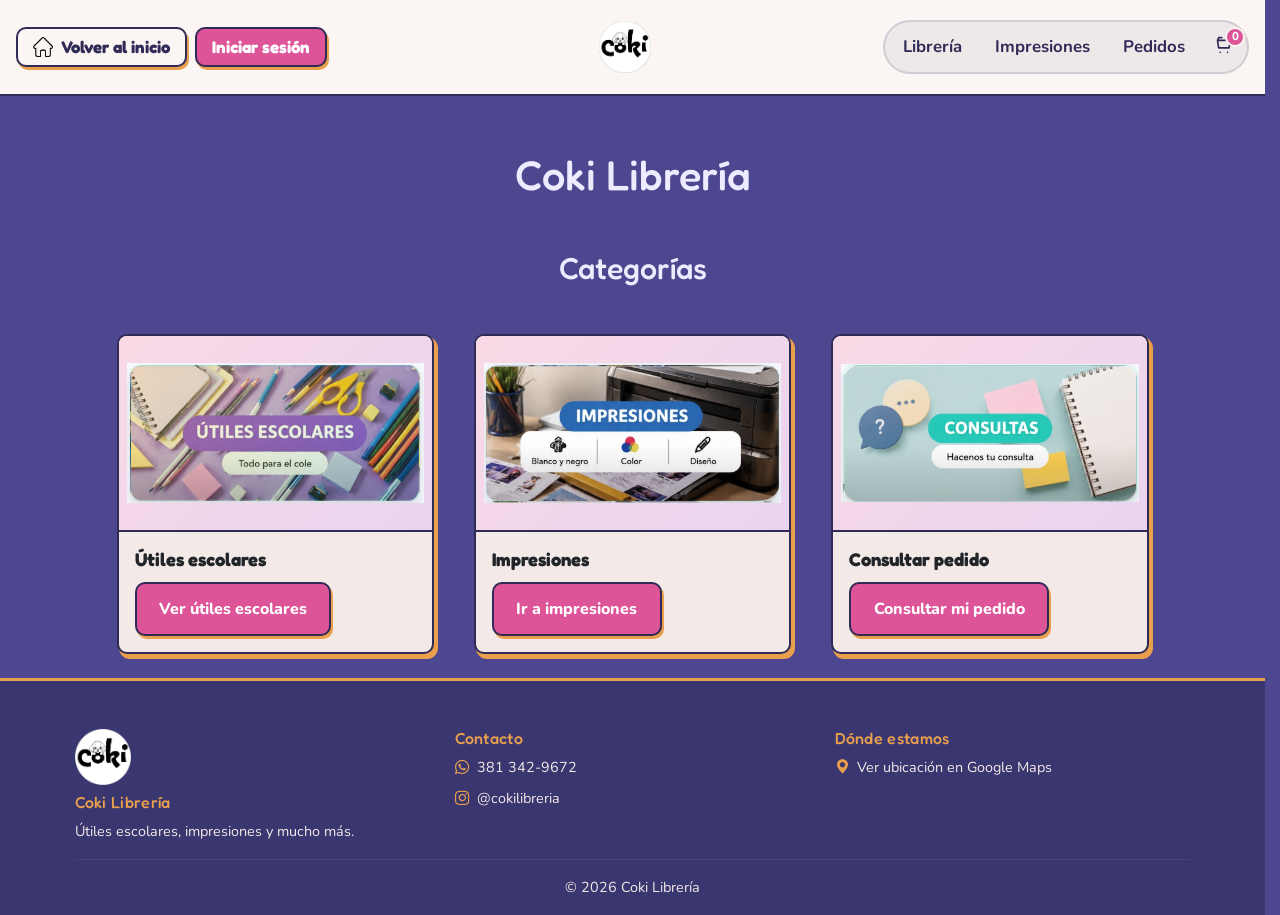
<file: index.html>
<!DOCTYPE html>
<html lang="es">

<head>
    <meta charset="UTF-8">
    <meta name="viewport" content="width=device-width, initial-scale=1.0">
    <meta name="description" content="Coki Librería: útiles escolares, impresiones y consultas de pedidos.">
    <title>Coki Librería - Inicio</title>

    <link rel="icon" href="img/coki-logo.png">
    <link href="https://cdn.jsdelivr.net/npm/bootstrap@5.0.2/dist/css/bootstrap.min.css" rel="stylesheet" integrity="sha384-EVSTQN3/azprG1Anm3QDgpJLIm9Nao0Yz1ztcQTwFspd3yD65VohhpuuCOmLASjC" crossorigin="anonymous">
    <link rel="stylesheet" href="https://cdn.jsdelivr.net/npm/bootstrap-icons@1.11.3/font/bootstrap-icons.min.css">
    <link rel="stylesheet" href="style.css">
</head>

<body data-page="inicio">

    <nav class="navbar coki-navbar">
      <div class="coki-navbar__inner">

        <div class="coki-navbar__actions" aria-label="Acciones de cuenta">
          <a class="coki-navbar__home" href="index.html">
            <img src="img/casa.png" alt="" aria-hidden="true">
            <span>Volver al inicio</span>
          </a>
          <a class="coki-navbar__session" href="Sesion.html" id="clientSessionButton" data-menu-action="login">Iniciar sesión</a>
        </div>

        <a class="navbar-brand coki-navbar__brand" href="index.html">
          <img src="img/coki-logo.png" alt="Logo de Coki Librería" class="coki-navbar__logo">
        </a>

        <ul class="navbar-nav flex-row coki-navbar__links" aria-label="Secciones principales">
          <li class="nav-item"><a class="nav-link coki-navbar__link" href="libreria.html">Librería</a></li>
          <li class="nav-item"><a class="nav-link coki-navbar__link" href="impresiones.html">Impresiones</a></li>
          <li class="nav-item"><a class="nav-link coki-navbar__link" href="consultarpedido.html">Pedidos</a></li>
          <li class="nav-item">
            <button type="button" class="coki-navbar__cart" aria-label="Ver carrito">
              <svg viewBox="0 0 24 24" fill="none" aria-hidden="true">
                <path d="M6 7h14l-1.4 8.2H7.2L6 7Zm0 0 1.4-3h3.2M9 20h.01M17 20h.01" stroke="currentColor" stroke-width="1.8" stroke-linecap="round" stroke-linejoin="round" />
              </svg>
              <span id="cartCountBadge">0</span>
            </button>
          </li>
        </ul>

        <button type="button" class="coki-navbar__hamburger" data-bs-toggle="offcanvas" data-bs-target="#mobileMenu" aria-controls="mobileMenu" aria-label="Abrir menú">
          <i class="bi bi-list" aria-hidden="true"></i>
        </button>

      </div>
    </nav>

    <div class="offcanvas offcanvas-end coki-offcanvas" tabindex="-1" id="mobileMenu" aria-labelledby="mobileMenuLabel">
      <div class="offcanvas-header coki-offcanvas__header">
        <h2 class="offcanvas-title coki-offcanvas__title" id="mobileMenuLabel">Menú</h2>
        <button type="button" class="btn-close" data-bs-dismiss="offcanvas" aria-label="Cerrar"></button>
      </div>
      <div class="offcanvas-body coki-offcanvas__body">
        <ul class="coki-offcanvas__list">
          <li><a href="libreria.html">Librería</a></li>
          <li><a href="impresiones.html">Impresiones</a></li>
          <li><a href="consultarpedido.html">Pedidos</a></li>
        </ul>

        <hr class="coki-offcanvas__sep">

        <ul class="coki-offcanvas__list">
          <li><a href="index.html">Volver al inicio</a></li>
          <li>
                <a href="Sesion.html" data-menu-action="login">Iniciar sesión</a>
          </li>
          <li>
            <button type="button" class="coki-offcanvas__cart">
              <span class="coki-offcanvas__cart-icon">
                <svg viewBox="0 0 24 24" fill="none" aria-hidden="true">
                  <path d="M6 7h14l-1.4 8.2H7.2L6 7Zm0 0 1.4-3h3.2M9 20h.01M17 20h.01" stroke="currentColor" stroke-width="1.8" stroke-linecap="round" stroke-linejoin="round" />
                </svg>
                <span>0</span>
              </span>
              <span>Carrito</span>
            </button>
          </li>
        </ul>
      </div>
    </div>

    <main>

        <h1>Coki Librería</h1>

        <section>

            <h2>Categorías</h2>

            <a href="libreria.html" class="card coki-category-card">
                <div class="coki-category-card__media">
                    <img src="img/utilesescolares.png" class="card-img-top" alt="Útiles escolares de Coki Librería">
                </div>
                <div class="card-body coki-category-card__body">
                    <h3 class="card-title coki-category-card__title">Útiles escolares</h3>
                    <span class="btn btn-primary coki-category-card__btn">Ver útiles escolares</span>
                </div>
            </a>

            <a href="impresiones.html" class="card coki-category-card">
                <div class="coki-category-card__media">
                    <img src="img/impresiones.png" class="card-img-top" alt="Servicio de impresiones de Coki Librería">
                </div>
                <div class="card-body coki-category-card__body">
                    <h3 class="card-title coki-category-card__title">Impresiones</h3>
                    <span class="btn btn-primary coki-category-card__btn">Ir a impresiones</span>
                </div>
            </a>

            <a href="consultarpedido.html" class="card coki-category-card">
                <div class="coki-category-card__media">
                    <img src="img/consultas.png" class="card-img-top" alt="Consulta de pedidos de Coki Librería">
                </div>
                <div class="card-body coki-category-card__body">
                    <h3 class="card-title coki-category-card__title">Consultar pedido</h3>
                    <span class="btn btn-primary coki-category-card__btn">Consultar mi pedido</span>
                </div>
            </a>

        </section>

    </main>


    <footer class="coki-footer mt-auto pt-4 pt-md-5 pb-3">

      <div class="container">

        <div class="row gy-4">

          <div class="col-12 col-md-4">
            <img src="img/coki-logo.png" alt="Logo de Coki Librería" width="56" height="56"
                 class="coki-footer__logo mb-2">
            <h2 class="coki-footer__titulo">Coki Librería</h2>
            <p class="coki-footer__texto">Útiles escolares, impresiones y mucho más.</p>
          </div>

          <div class="col-12 col-sm-6 col-md-4">
            <h3 class="coki-footer__titulo">Contacto</h3>
            <ul class="coki-footer__lista">
              <li class="mb-2">
                <a href="https://wa.me/5493813429672" target="_blank" rel="noopener">
                  <i class="bi bi-whatsapp me-1" aria-hidden="true"></i> 381 342-9672
                </a>
              </li>
              <li>
                <a href="https://www.instagram.com/cokilibreria/" target="_blank" rel="noopener">
                  <i class="bi bi-instagram me-1" aria-hidden="true"></i> @cokilibreria
                </a>
              </li>
            </ul>
          </div>

          <div class="col-12 col-sm-6 col-md-4">
            <h3 class="coki-footer__titulo">Dónde estamos</h3>
            <p class="coki-footer__texto">
              <a href="https://maps.app.goo.gl/WkBYNbqh1zgxrKWv5" target="_blank" rel="noopener">
                <i class="bi bi-geo-alt-fill me-1" aria-hidden="true"></i> Ver ubicación en Google Maps
              </a>
            </p>
          </div>

        </div>

        <hr class="coki-footer__sep my-3">

        <p class="coki-footer__copy">&copy; 2026 Coki Librería</p>

      </div>

    </footer>

    <script src="https://cdn.jsdelivr.net/npm/bootstrap@5.0.2/dist/js/bootstrap.bundle.min.js"
        integrity="sha384-MrcW6ZMFYlzcLA8Nl+NtUVF0sA7MsXsP1UyJoMp4YLEuNSfAP+JcXn/tWtIaxVXM"
        crossorigin="anonymous"></script>
    <script src="js/sesionMenu.js"></script>
    <script src="js/carrito.js"></script>
</body>

</html>
</file>
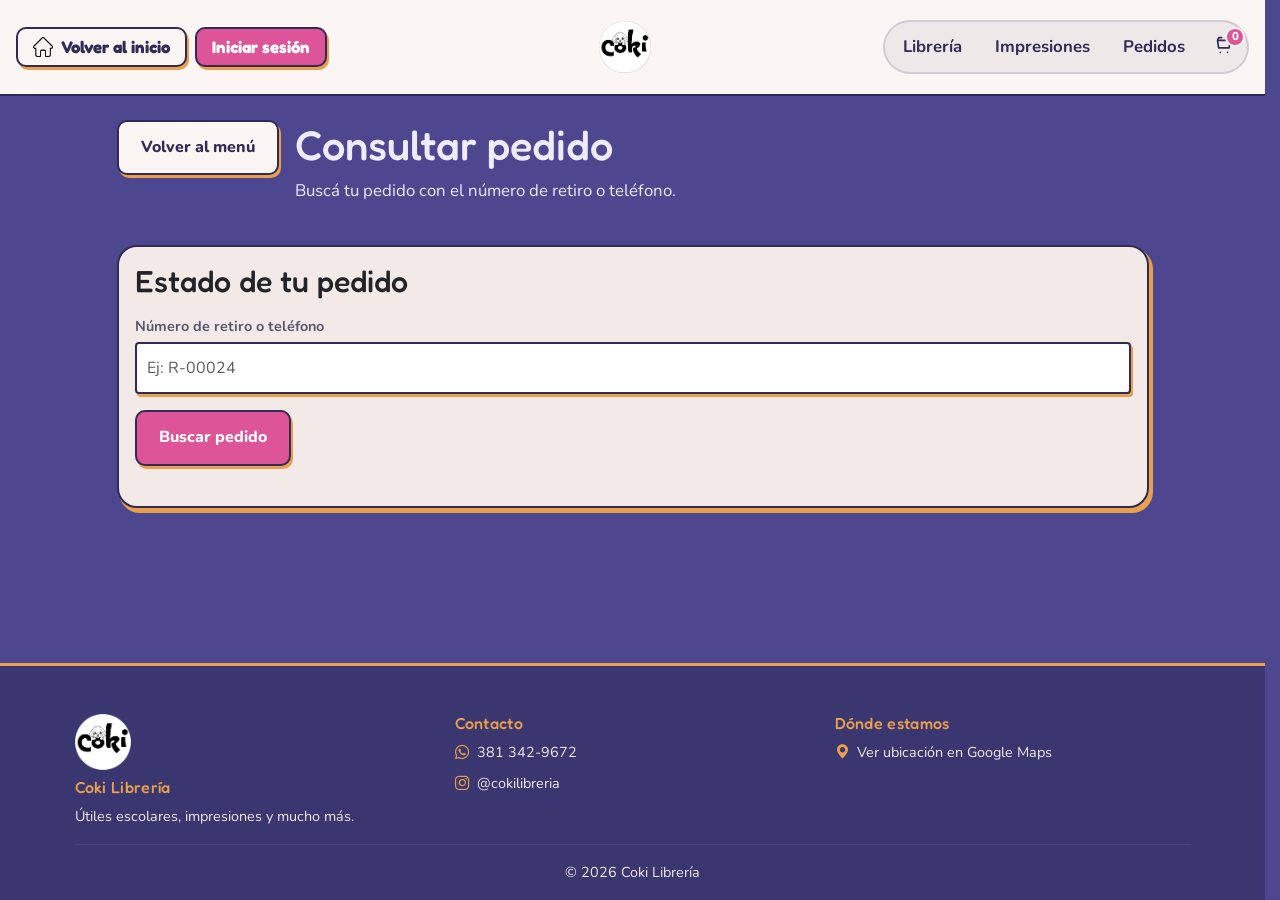
<file: consultarpedido.html>
<!doctype html>
<html lang="es">
  <head>
    <meta charset="utf-8" />

    <meta name="viewport" content="width=device-width, initial-scale=1" />

    <meta
      name="description"
      content="Consultá el estado de tu pedido de Coki Librería utilizando tu número de retiro o teléfono."
    />

    <title>Consultar pedido - Coki Librería</title>

    <link rel="icon" href="img/coki-logo.png" />
     <link href="https://cdn.jsdelivr.net/npm/bootstrap@5.0.2/dist/css/bootstrap.min.css" rel="stylesheet" integrity="sha384-EVSTQN3/azprG1Anm3QDgpJLIm9Nao0Yz1ztcQTwFspd3yD65VohhpuuCOmLASjC" crossorigin="anonymous">
    <link rel="stylesheet" href="https://cdn.jsdelivr.net/npm/bootstrap-icons@1.11.3/font/bootstrap-icons.min.css">
    <link rel="stylesheet" href="style.css" />
  </head>

  <body data-page="consultarpedido">
    <main>
      <nav class="navbar coki-navbar">
        <div class="coki-navbar__inner">

          <div class="coki-navbar__actions" aria-label="Acciones de cuenta">
            <a class="coki-navbar__home" href="index.html">
              <img src="img/casa.png" alt="" aria-hidden="true" />
              <span>Volver al inicio</span>
            </a>
            <a class="coki-navbar__session" href="Sesion.html" id="clientSessionButton" data-menu-action="login">Iniciar sesión</a>
          </div>

          <a class="navbar-brand coki-navbar__brand" href="index.html" aria-label="Volver al inicio">
            <img src="img/coki-logo.png" alt="Logo de Coki Librería" class="coki-navbar__logo" />
          </a>

          <ul class="navbar-nav flex-row coki-navbar__links" aria-label="Secciones principales">
            <li class="nav-item"><a class="nav-link coki-navbar__link" href="libreria.html">Librería</a></li>
            <li class="nav-item"><a class="nav-link coki-navbar__link" href="impresiones.html">Impresiones</a></li>
            <li class="nav-item"><a class="nav-link coki-navbar__link" href="consultarpedido.html">Pedidos</a></li>
            <li class="nav-item">
              <button id="openCartButton" type="button" class="coki-navbar__cart" aria-label="Ver carrito">
                <svg viewBox="0 0 24 24" fill="none" aria-hidden="true">
                  <path
                    d="M6 7h14l-1.4 8.2H7.2L6 7Zm0 0 1.4-3h3.2M9 20h.01M17 20h.01"
                    stroke="currentColor"
                    stroke-width="1.8"
                    stroke-linecap="round"
                    stroke-linejoin="round"
                  />
                </svg>
                <span id="cartCountBadge">0</span>
              </button>
            </li>
          </ul>

          <button type="button" class="coki-navbar__hamburger" data-bs-toggle="offcanvas" data-bs-target="#mobileMenu" aria-controls="mobileMenu" aria-label="Abrir menú">
            <i class="bi bi-list" aria-hidden="true"></i>
          </button>

        </div>
      </nav>

      <div class="offcanvas offcanvas-end coki-offcanvas" tabindex="-1" id="mobileMenu" aria-labelledby="mobileMenuLabel">
        <div class="offcanvas-header coki-offcanvas__header">
          <h2 class="offcanvas-title coki-offcanvas__title" id="mobileMenuLabel">Menú</h2>
          <button type="button" class="btn-close" data-bs-dismiss="offcanvas" aria-label="Cerrar"></button>
        </div>
        <div class="offcanvas-body coki-offcanvas__body">
          <ul class="coki-offcanvas__list">
            <li><a href="libreria.html">Librería</a></li>
            <li><a href="impresiones.html">Impresiones</a></li>
            <li><a href="consultarpedido.html">Consultar pedido</a></li>
          </ul>

          <hr class="coki-offcanvas__sep">

          <ul class="coki-offcanvas__list">
            <li><a href="index.html">Volver al inicio</a></li>
            <li> <a href="Sesion.html" data-menu-action="login">Iniciar sesión</a> </li>
            <li>
              <button type="button" class="coki-offcanvas__cart">
                <span class="coki-offcanvas__cart-icon">
                  <svg viewBox="0 0 24 24" fill="none" aria-hidden="true">
                    <path
                      d="M6 7h14l-1.4 8.2H7.2L6 7Zm0 0 1.4-3h3.2M9 20h.01M17 20h.01"
                      stroke="currentColor"
                      stroke-width="1.8"
                      stroke-linecap="round"
                      stroke-linejoin="round"
                    />
                  </svg>
                  <span>0</span>
                </span>
                <span>Carrito</span>
              </button>
            </li>
          </ul>
        </div>
      </div>

      <section id="clientLoginModal" hidden>
        <form id="clientLoginForm">
          <section>
            <img src="img/coki-logo.png" alt="Logo de Coki Librería" />

            <h2>Inicio de sesión cliente</h2>
          </section>

          <section>
            <label for="clientLoginName"> Nombre y apellido </label>

            <input id="clientLoginName" required autocomplete="name" />
          </section>

          <section>
            <label for="clientLoginPhone"> Teléfono </label>

            <input id="clientLoginPhone" required autocomplete="tel" />
          </section>

          <button type="submit">Cerrar sesión</button>

          <button type="button" id="createClientAccount">Crear cuenta</button>

          <button type="button" id="closeClientLogin">Cerrar</button>
        </form>
      </section>

      <article>
        <section id="flowHeader">
          <button
            type="button"
            onclick="window.location.href = 'index.html'"
          >
            Volver al menú
          </button>

          <section>
            <h1>Consultar pedido</h1>

            <p>Buscá tu pedido con el número de retiro o teléfono.</p>
          </section>
        </section>

        <section id="orderScreen" class="card coki-card">
          <section id="consultFlow" class="card-body">
            <h2 class="card-title">Estado de tu pedido</h2>

            <form id="searchForm">
              <div class="mb-3">
                <label for="query" class="form-label">Número de retiro o teléfono</label>

                <input id="query" class="form-control" placeholder="Ej: R-00024" />
              </div>

              <button type="submit">Buscar pedido</button>
            </form>

            <div id="searchResults"></div>
          </section>
        </section>
      </article>
    </main>

    <footer class="coki-footer mt-auto pt-4 pt-md-5 pb-3">

      <div class="container">

        <div class="row gy-4">

          <div class="col-12 col-md-4">
            <img src="img/coki-logo.png" alt="Logo de Coki Librería" width="56" height="56"
                 class="coki-footer__logo mb-2">
            <h2 class="coki-footer__titulo">Coki Librería</h2>
            <p class="coki-footer__texto">Útiles escolares, impresiones y mucho más.</p>
          </div>

          <div class="col-12 col-sm-6 col-md-4">
            <h3 class="coki-footer__titulo">Contacto</h3>
            <ul class="coki-footer__lista">
              <li class="mb-2">
                <a href="https://wa.me/5493813429672" target="_blank" rel="noopener">
                  <i class="bi bi-whatsapp me-1" aria-hidden="true"></i> 381 342-9672
                </a>
              </li>
              <li>
                <a href="https://www.instagram.com/cokilibreria/" target="_blank" rel="noopener">
                  <i class="bi bi-instagram me-1" aria-hidden="true"></i> @cokilibreria
                </a>
              </li>
            </ul>
          </div>

          <div class="col-12 col-sm-6 col-md-4">
            <h3 class="coki-footer__titulo">Dónde estamos</h3>
            <p class="coki-footer__texto">
              <a href="https://maps.app.goo.gl/WkBYNbqh1zgxrKWv5" target="_blank" rel="noopener">
                <i class="bi bi-geo-alt-fill me-1" aria-hidden="true"></i> Ver ubicación en Google Maps
              </a>
            </p>
          </div>

        </div>

        <hr class="coki-footer__sep my-3">

        <p class="coki-footer__copy">&copy; 2026 Coki Librería</p>

      </div>

    </footer>

    <script src="https://cdn.jsdelivr.net/npm/bootstrap@5.0.2/dist/js/bootstrap.bundle.min.js" integrity="sha384-MrcW6ZMFYlzcLA8Nl+NtUVF0sA7MsXsP1UyJoMp4YLEuNSfAP+JcXn/tWtIaxVXM" crossorigin="anonymous"></script>
    <script src="js/sesionMenu.js"></script>
    <script src="js/carrito.js"></script>

  </body>
</html>
</file>
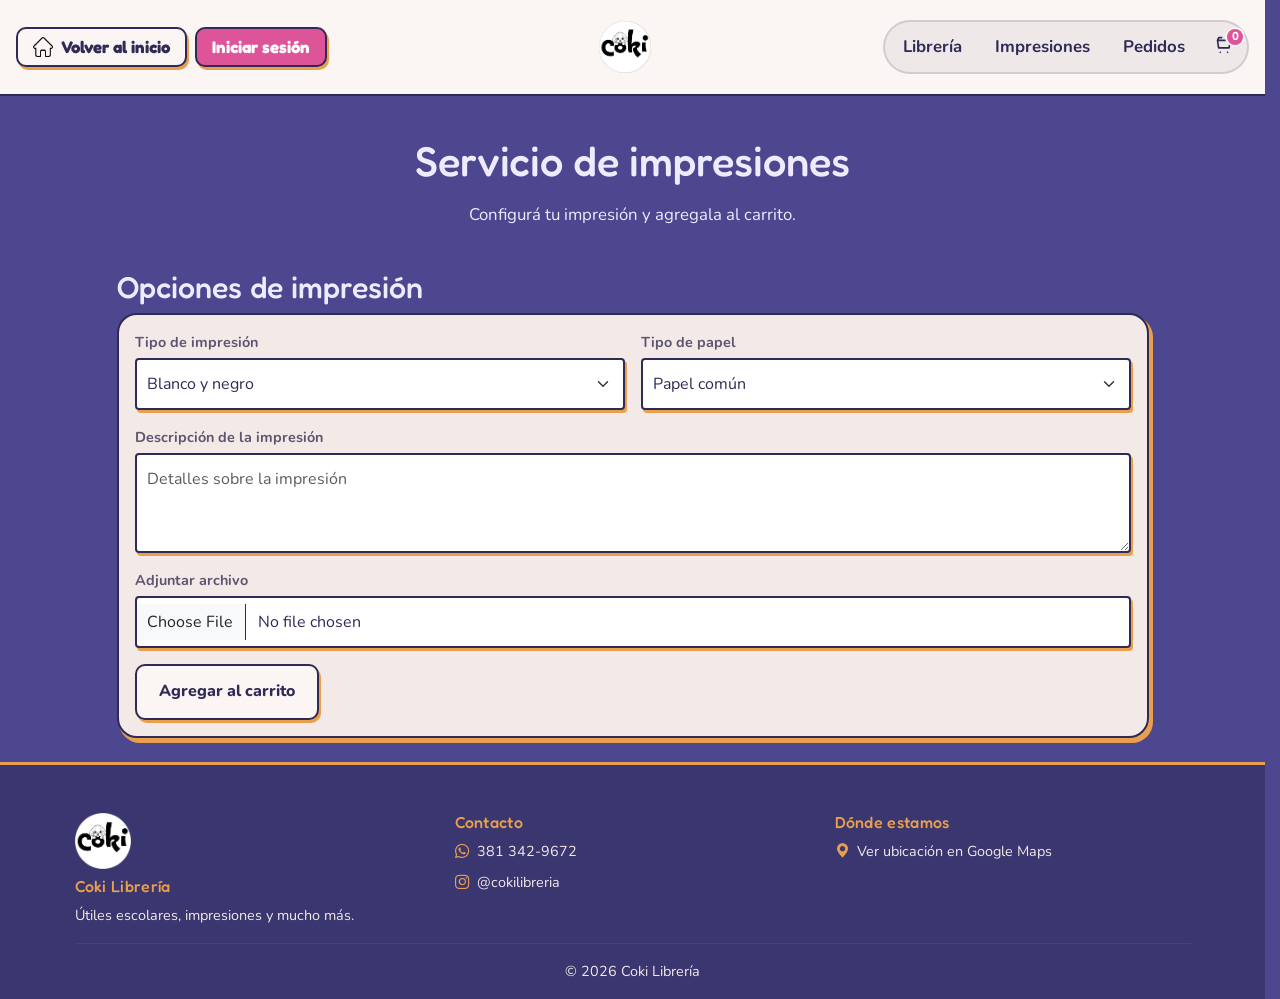
<file: impresiones.html>
<!doctype html>
<html lang="es">
  <head>
    <meta charset="utf-8" />

    <meta name="viewport" content="width=device-width, initial-scale=1" />

    <meta
      name="description"
      content="Servicio de impresiones de Coki Librería. Elegí el tipo de impresión, papel y adjuntá tu archivo."
    />

    <title>Impresiones - Coki Librería</title>

    <link rel="icon" href="img/coki-logo.png" />
     <link href="https://cdn.jsdelivr.net/npm/bootstrap@5.0.2/dist/css/bootstrap.min.css" rel="stylesheet" integrity="sha384-EVSTQN3/azprG1Anm3QDgpJLIm9Nao0Yz1ztcQTwFspd3yD65VohhpuuCOmLASjC" crossorigin="anonymous">
    <link rel="stylesheet" href="https://cdn.jsdelivr.net/npm/bootstrap-icons@1.11.3/font/bootstrap-icons.min.css">
    <link rel="stylesheet" href="style.css" />
  </head>

  <body data-page="impresiones">
    <main>
      <nav class="navbar coki-navbar">
        <div class="coki-navbar__inner">

          <div class="coki-navbar__actions" aria-label="Acciones de cuenta">
            <a class="coki-navbar__home" href="index.html">
              <img src="img/casa.png" alt="" aria-hidden="true" />
              <span>Volver al inicio</span>
            </a>
            <a class="coki-navbar__session" href="Sesion.html" id="clientSessionButton" data-menu-action="login">Iniciar sesión</a>
          </div>

          <a class="navbar-brand coki-navbar__brand" href="index.html" aria-label="Volver al inicio">
            <img src="img/coki-logo.png" alt="Logo de Coki Librería" class="coki-navbar__logo" />
          </a>

          <ul class="navbar-nav flex-row coki-navbar__links" aria-label="Secciones principales">
            <li class="nav-item"><a class="nav-link coki-navbar__link" href="libreria.html">Librería</a></li>
            <li class="nav-item"><a class="nav-link coki-navbar__link" href="impresiones.html">Impresiones</a></li>
            <li class="nav-item"><a class="nav-link coki-navbar__link" href="consultarpedido.html">Pedidos</a></li>
            <li class="nav-item">
              <button id="openCartButton" type="button" class="coki-navbar__cart" aria-label="Ver carrito">
                <svg viewBox="0 0 24 24" fill="none" aria-hidden="true">
                  <path
                    d="M6 7h14l-1.4 8.2H7.2L6 7Zm0 0 1.4-3h3.2M9 20h.01M17 20h.01"
                    stroke="currentColor"
                    stroke-width="1.8"
                    stroke-linecap="round"
                    stroke-linejoin="round"
                  />
                </svg>
                <span id="cartCountBadge">0</span>
              </button>
            </li>
          </ul>

          <button type="button" class="coki-navbar__hamburger" data-bs-toggle="offcanvas" data-bs-target="#mobileMenu" aria-controls="mobileMenu" aria-label="Abrir menú">
            <i class="bi bi-list" aria-hidden="true"></i>
          </button>

        </div>
      </nav>

      <div class="offcanvas offcanvas-end coki-offcanvas" tabindex="-1" id="mobileMenu" aria-labelledby="mobileMenuLabel">
        <div class="offcanvas-header coki-offcanvas__header">
          <h2 class="offcanvas-title coki-offcanvas__title" id="mobileMenuLabel">Menú</h2>
          <button type="button" class="btn-close" data-bs-dismiss="offcanvas" aria-label="Cerrar"></button>
        </div>
        <div class="offcanvas-body coki-offcanvas__body">
          <ul class="coki-offcanvas__list">
            <li><a href="libreria.html">Librería</a></li>
            <li><a href="impresiones.html">Impresiones</a></li>
            <li><a href="consultarpedido.html">Pedidos</a></li>
          </ul>

          <hr class="coki-offcanvas__sep">

          <ul class="coki-offcanvas__list">
            <li><a href="index.html">Volver al inicio</a></li>
            <li> <a href="Sesion.html" data-menu-action="login">Iniciar sesión</a> </li>
            <li>
              <button type="button" class="coki-offcanvas__cart">
                <span class="coki-offcanvas__cart-icon">
                  <svg viewBox="0 0 24 24" fill="none" aria-hidden="true">
                    <path
                      d="M6 7h14l-1.4 8.2H7.2L6 7Zm0 0 1.4-3h3.2M9 20h.01M17 20h.01"
                      stroke="currentColor"
                      stroke-width="1.8"
                      stroke-linecap="round"
                      stroke-linejoin="round"
                    />
                  </svg>
                  <span>0</span>
                </span>
                <span>Carrito</span>
              </button>
            </li>
          </ul>
        </div>
      </div>

      <header class="hero">
        <h1>Servicio de impresiones</h1>

        <p>Configurá tu impresión y agregala al carrito.</p>
      </header>

      <section>
        <h2>Opciones de impresión</h2>

        <form class="card coki-card">
          <div class="card-body">
          <div class="row g-3">
            <div class="col-12 col-sm-6">
              <label for="tipo-impresion" class="form-label">Tipo de impresión</label>

              <select id="tipo-impresion" name="tipo-impresion" class="form-select">
                <option value="byn">Blanco y negro</option>

                <option value="color">Color</option>
              </select>
            </div>

            <div class="col-12 col-sm-6">
              <label for="tipo-papel" class="form-label">Tipo de papel</label>

              <select id="tipo-papel" name="tipo-papel" class="form-select">
                <option value="comun">Papel común</option>

                <option value="fotografico">Papel fotográfico</option>

                <option value="adhesivo">Papel adhesivo</option>
              </select>
            </div>

            <div class="col-12">
              <label for="descripcion" class="form-label">Descripción de la impresión</label>

              <textarea
                id="descripcion"
                name="descripcion"
                rows="3"
                class="form-control"
                placeholder="Detalles sobre la impresión"
              ></textarea>
            </div>

            <div class="col-12">
              <label for="archivo" class="form-label">Adjuntar archivo</label>

              <input type="file" id="archivo" name="archivo" class="form-control" />
            </div>

            <div class="col-12">
              <button type="button">Agregar al carrito</button>
            </div>
          </div>
          </div>
        </form>
      </section>
    </main>

    <footer class="coki-footer mt-auto pt-4 pt-md-5 pb-3">

      <div class="container">

        <div class="row gy-4">

          <div class="col-12 col-md-4">
            <img src="img/coki-logo.png" alt="Logo de Coki Librería" width="56" height="56"
                 class="coki-footer__logo mb-2">
            <h2 class="coki-footer__titulo">Coki Librería</h2>
            <p class="coki-footer__texto">Útiles escolares, impresiones y mucho más.</p>
          </div>

          <div class="col-12 col-sm-6 col-md-4">
            <h3 class="coki-footer__titulo">Contacto</h3>
            <ul class="coki-footer__lista">
              <li class="mb-2">
                <a href="https://wa.me/5493813429672" target="_blank" rel="noopener">
                  <i class="bi bi-whatsapp me-1" aria-hidden="true"></i> 381 342-9672
                </a>
              </li>
              <li>
                <a href="https://www.instagram.com/cokilibreria/" target="_blank" rel="noopener">
                  <i class="bi bi-instagram me-1" aria-hidden="true"></i> @cokilibreria
                </a>
              </li>
            </ul>
          </div>

          <div class="col-12 col-sm-6 col-md-4">
            <h3 class="coki-footer__titulo">Dónde estamos</h3>
            <p class="coki-footer__texto">
              <a href="https://maps.app.goo.gl/WkBYNbqh1zgxrKWv5" target="_blank" rel="noopener">
                <i class="bi bi-geo-alt-fill me-1" aria-hidden="true"></i> Ver ubicación en Google Maps
              </a>
            </p>
          </div>

        </div>

        <hr class="coki-footer__sep my-3">

        <p class="coki-footer__copy">&copy; 2026 Coki Librería</p>

      </div>

    </footer>

    <script src="https://cdn.jsdelivr.net/npm/bootstrap@5.0.2/dist/js/bootstrap.bundle.min.js" integrity="sha384-MrcW6ZMFYlzcLA8Nl+NtUVF0sA7MsXsP1UyJoMp4YLEuNSfAP+JcXn/tWtIaxVXM" crossorigin="anonymous"></script>
    <script src="js/sesionMenu.js"></script>
    <script src="js/carrito.js"></script>

  </body>
</html>
</file>
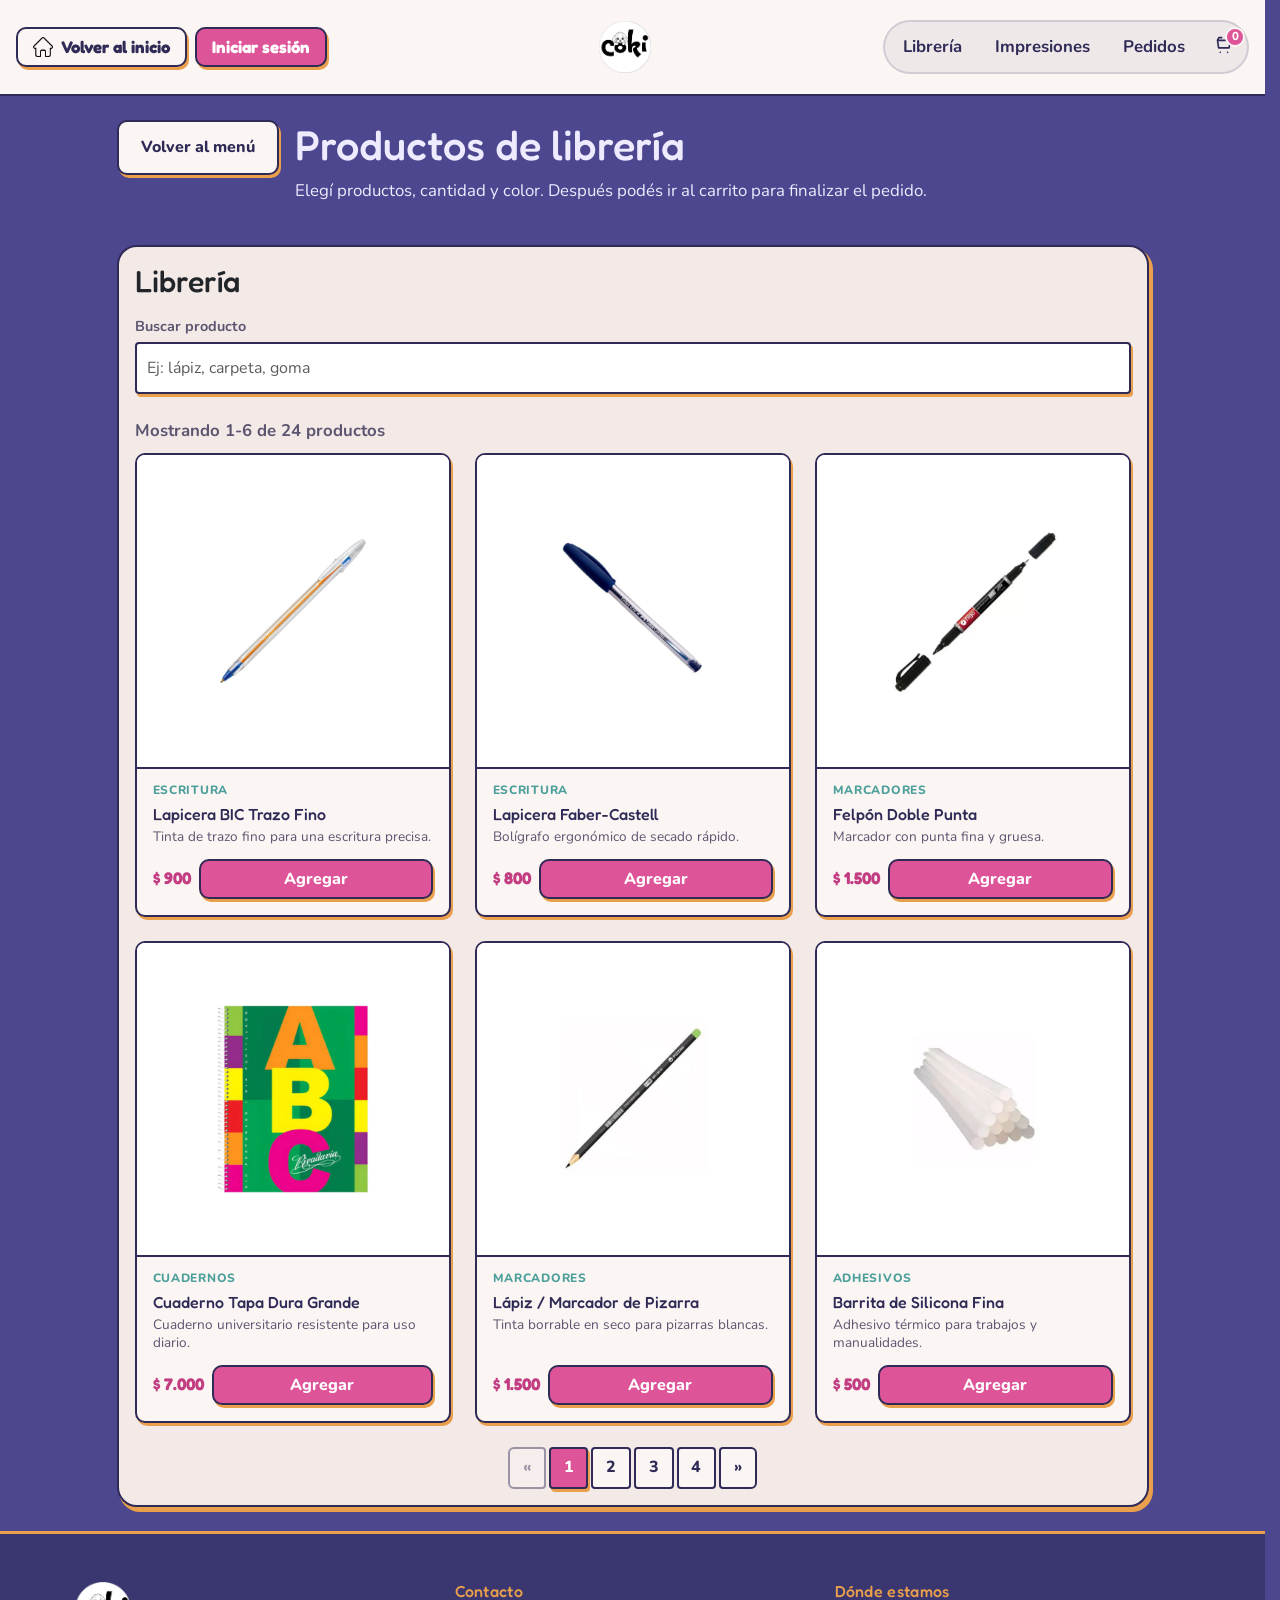
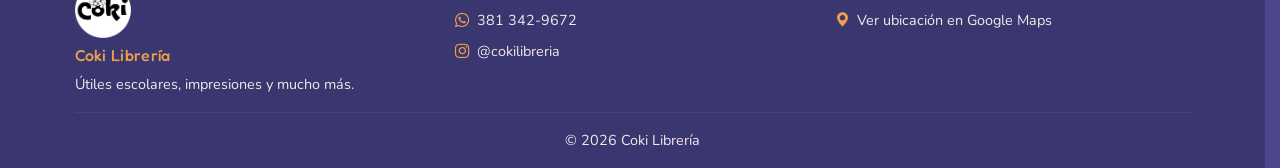
<file: libreria.html>
<!doctype html>
<html lang="es">
  <head>
    <meta charset="utf-8" />
    <meta name="viewport" content="width=device-width, initial-scale=1" />

    <meta
      name="description"
      content="Coki Librería: encontrá útiles escolares, productos de librería y artículos para tus necesidades escolares."
    />

    <title>Librería Coki - Útiles escolares</title>

    <link rel="icon" href="img/coki-logo.png" />
     <link href="https://cdn.jsdelivr.net/npm/bootstrap@5.0.2/dist/css/bootstrap.min.css" rel="stylesheet" integrity="sha384-EVSTQN3/azprG1Anm3QDgpJLIm9Nao0Yz1ztcQTwFspd3yD65VohhpuuCOmLASjC" crossorigin="anonymous">
    <link
      rel="stylesheet"
      href="https://cdn.jsdelivr.net/npm/bootstrap-icons@1.11.3/font/bootstrap-icons.min.css"
    />
    <link rel="stylesheet" href="style.css" />
  </head>

  <body data-page="libreria">
    <main>
      <nav class="navbar coki-navbar">
        <div class="coki-navbar__inner">

          <div class="coki-navbar__actions" aria-label="Acciones de cuenta">
            <a class="coki-navbar__home" href="index.html">
              <img src="img/casa.png" alt="" aria-hidden="true" />
              <span>Volver al inicio</span>
            </a>
            <a class="coki-navbar__session" href="Sesion.html" id="clientSessionButton" data-menu-action="login">Iniciar sesión</a>
          </div>

          <a class="navbar-brand coki-navbar__brand" href="index.html" aria-label="Volver al inicio">
            <img src="img/coki-logo.png" alt="Logo de Coki Librería" class="coki-navbar__logo" />
          </a>

          <ul class="navbar-nav flex-row coki-navbar__links" aria-label="Secciones principales">
            <li class="nav-item"><a class="nav-link coki-navbar__link" href="libreria.html">Librería</a></li>
            <li class="nav-item"><a class="nav-link coki-navbar__link" href="impresiones.html">Impresiones</a></li>
            <li class="nav-item"><a class="nav-link coki-navbar__link" href="consultarpedido.html">Pedidos</a></li>
            <li class="nav-item">
              <button id="openCartButton" type="button" class="coki-navbar__cart" aria-label="Ver carrito">
                <svg viewBox="0 0 24 24" fill="none" aria-hidden="true">
                  <path
                    d="M6 7h14l-1.4 8.2H7.2L6 7Zm0 0 1.4-3h3.2M9 20h.01M17 20h.01"
                    stroke="currentColor"
                    stroke-width="1.8"
                    stroke-linecap="round"
                    stroke-linejoin="round"
                  />
                </svg>
                <span id="cartCountBadge">0</span>
              </button>
            </li>
          </ul>

          <button type="button" class="coki-navbar__hamburger" data-bs-toggle="offcanvas" data-bs-target="#mobileMenu" aria-controls="mobileMenu" aria-label="Abrir menú">
            <i class="bi bi-list" aria-hidden="true"></i>
          </button>

        </div>
      </nav>

      <div class="offcanvas offcanvas-end coki-offcanvas" tabindex="-1" id="mobileMenu" aria-labelledby="mobileMenuLabel">
        <div class="offcanvas-header coki-offcanvas__header">
          <h2 class="offcanvas-title coki-offcanvas__title" id="mobileMenuLabel">Menú</h2>
          <button type="button" class="btn-close" data-bs-dismiss="offcanvas" aria-label="Cerrar"></button>
        </div>
        <div class="offcanvas-body coki-offcanvas__body">
          <ul class="coki-offcanvas__list">
            <li><a href="libreria.html">Librería</a></li>
            <li><a href="impresiones.html">Impresiones</a></li>
            <li><a href="consultarpedido.html">Pedidos</a></li>
          </ul>

          <hr class="coki-offcanvas__sep">

          <ul class="coki-offcanvas__list">
            <li><a href="index.html">Volver al inicio</a></li>
            <li> <a href="Sesion.html" data-menu-action="login">Iniciar sesión</a> </li>
            <li>
              <button type="button" class="coki-offcanvas__cart">
                <span class="coki-offcanvas__cart-icon">
                  <svg viewBox="0 0 24 24" fill="none" aria-hidden="true">
                    <path
                      d="M6 7h14l-1.4 8.2H7.2L6 7Zm0 0 1.4-3h3.2M9 20h.01M17 20h.01"
                      stroke="currentColor"
                      stroke-width="1.8"
                      stroke-linecap="round"
                      stroke-linejoin="round"
                    />
                  </svg>
                  <span>0</span>
                </span>
                <span>Carrito</span>
              </button>
            </li>
          </ul>
        </div>
      </div>

      <section id="clientLoginModal" hidden>
        <form id="clientLoginForm">
          <section>
            <img src="img/coki-logo.png" alt="Logo de Coki Librería" />

            <h2>Inicio de sesión cliente</h2>
          </section>

          <section>
            <label for="clientLoginName"> Nombre y apellido </label>

            <input id="clientLoginName" required autocomplete="name" />
          </section>

          <section>
            <label for="clientLoginPhone"> Teléfono </label>

            <input id="clientLoginPhone" required autocomplete="tel" />
          </section>

          <button type="submit">Cerrar sesión</button>

          <button type="button" id="createClientAccount">Crear cuenta</button>

          <button type="button" id="closeClientLogin">Cerrar</button>
        </form>
      </section>

      <article>
        <section id="flowHeader">
          <button type="button" onclick="window.location.href = 'index.html'">
            Volver al menú
          </button>

          <section>
            <h1>Productos de librería</h1>

            <p>
              Elegí productos, cantidad y color. Después podés ir al carrito
              para finalizar el pedido.
            </p>
          </section>
        </section>

        <section id="orderScreen" class="card coki-card">
          <section id="schoolFlow" class="card-body">
            <h2 class="card-title">Librería</h2>

            <div class="mb-3">
              <label for="productSearch" class="form-label">Buscar producto</label>

              <input
                id="productSearch"
                class="form-control"
                placeholder="Ej: lápiz, carpeta, goma"
              />
            </div>

            <!-- Contador de resultados: lo completa js/libreria.js -->
            <p id="productCount" class="coki-product-count"></p>

            <!-- Grilla de productos: la completa js/libreria.js -->
            <div id="productList"></div>

            <!-- Paginación: la completa js/libreria.js -->
            <nav id="productPagination" aria-label="Paginación de productos"></nav>
          </section>
        </section>
      </article>
    </main>

    <!-- Aviso flotante de "producto agregado" (toast de Bootstrap) -->
    <div class="toast-container position-fixed bottom-0 end-0 p-3">
      <div
        id="cartToast"
        class="toast coki-toast"
        role="status"
        aria-live="polite"
        aria-atomic="true"
      >
        <div class="toast-body" id="cartToastText"></div>
      </div>
    </div>

    <footer class="coki-footer mt-auto pt-4 pt-md-5 pb-3">
      <div class="container">
        <div class="row gy-4">
          <div class="col-12 col-md-4">
            <img
              src="img/coki-logo.png"
              alt="Logo de Coki Librería"
              width="56"
              height="56"
              class="coki-footer__logo mb-2"
            />
            <h2 class="coki-footer__titulo">Coki Librería</h2>
            <p class="coki-footer__texto">
              Útiles escolares, impresiones y mucho más.
            </p>
          </div>

          <div class="col-12 col-sm-6 col-md-4">
            <h3 class="coki-footer__titulo">Contacto</h3>
            <ul class="coki-footer__lista">
              <li class="mb-2">
                <a
                  href="https://wa.me/5493813429672"
                  target="_blank"
                  rel="noopener"
                >
                  <i class="bi bi-whatsapp me-1" aria-hidden="true"></i> 381
                  342-9672
                </a>
              </li>
              <li>
                <a
                  href="https://www.instagram.com/cokilibreria/"
                  target="_blank"
                  rel="noopener"
                >
                  <i class="bi bi-instagram me-1" aria-hidden="true"></i>
                  @cokilibreria
                </a>
              </li>
            </ul>
          </div>

          <div class="col-12 col-sm-6 col-md-4">
            <h3 class="coki-footer__titulo">Dónde estamos</h3>
            <p class="coki-footer__texto">
              <a
                href="https://maps.app.goo.gl/WkBYNbqh1zgxrKWv5"
                target="_blank"
                rel="noopener"
              >
                <i class="bi bi-geo-alt-fill me-1" aria-hidden="true"></i> Ver
                ubicación en Google Maps
              </a>
            </p>
          </div>
        </div>

        <hr class="coki-footer__sep my-3" />

        <p class="coki-footer__copy">&copy; 2026 Coki Librería</p>
      </div>
    </footer>

    <script
      src="https://cdn.jsdelivr.net/npm/bootstrap@5.0.2/dist/js/bootstrap.bundle.min.js"
      integrity="sha384-MrcW6ZMFYlzcLA8Nl+NtUVF0sA7MsXsP1UyJoMp4YLEuNSfAP+JcXn/tWtIaxVXM"
      crossorigin="anonymous"
    ></script>
    <script src="js/sesionMenu.js"></script>
    <script src="js/libreria.js"></script>
    <script src="js/carrito.js"></script>
  </body>
</html>
</file>
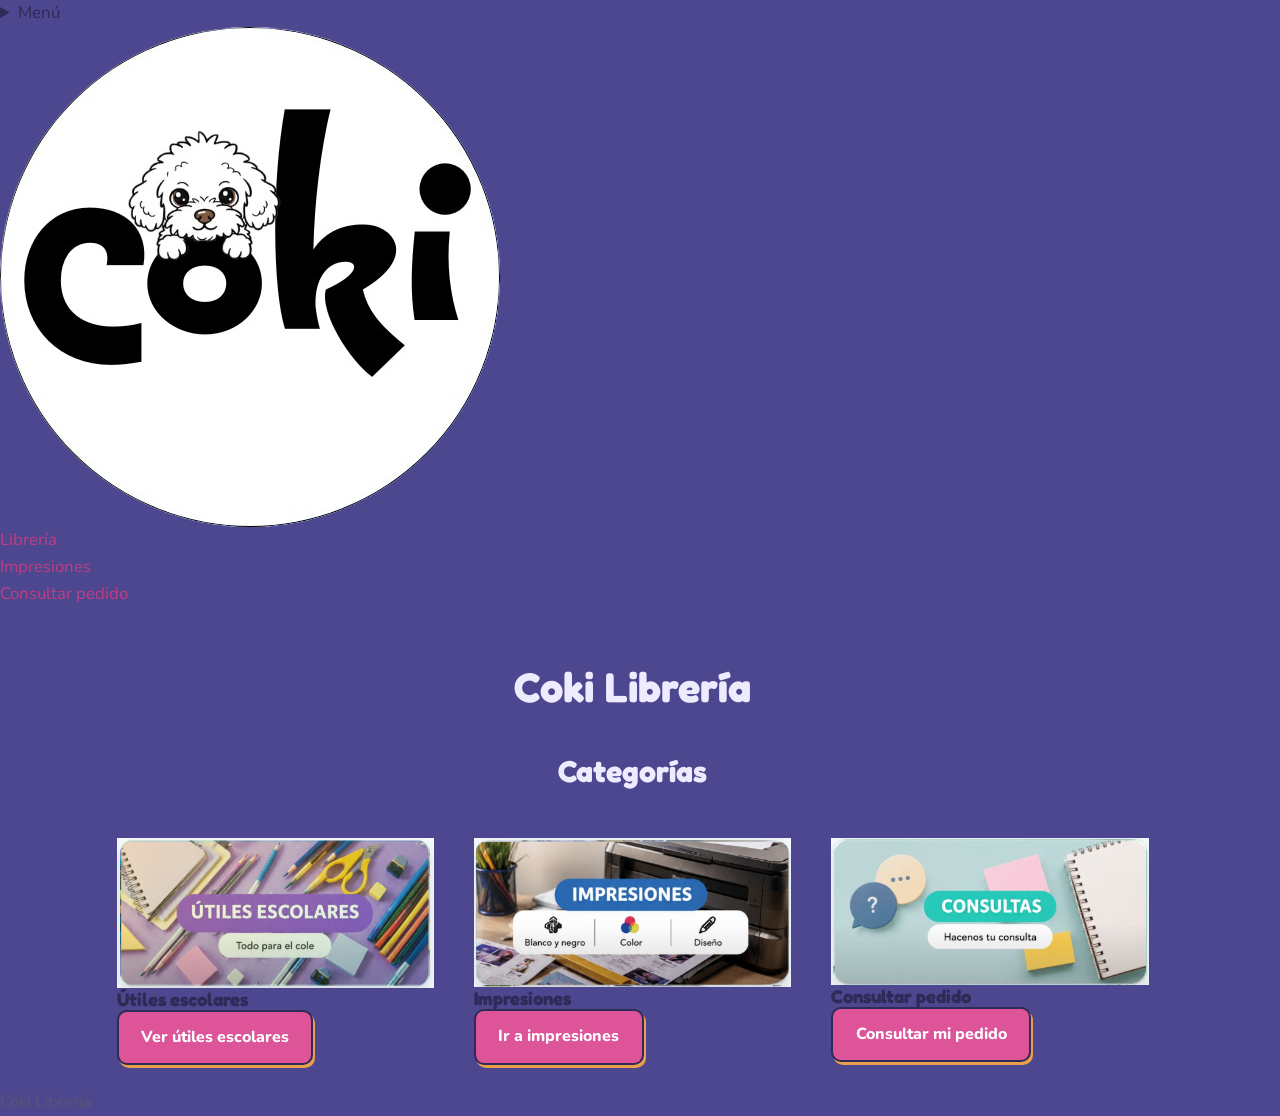
<file: MenuPrincipal.html>
<!DOCTYPE html>
<html lang="es">

<head>
    <meta charset="UTF-8">
    <meta name="viewport" content="width=device-width, initial-scale=1.0">
    <meta name="description" content="Coki Librería: útiles escolares, impresiones y consultas de pedidos.">
    <title>Coki Librería - Inicio</title>

    <link rel="icon" href="img/coki-logo.png">
    <link rel="stylesheet" href="style.css">
</head>

<body data-page="inicio">

    <header class="barra">

        <details class="menu">
            <summary class="menu__toggle">
                <span>Menú</span>
                <span class="menu__arrow" aria-hidden="true"></span>
            </summary>

            <nav class="menu__panel" aria-label="Menú de gestión">
                <ul>
                    <li><a href="SesionAdmin.html">Panel Admin</a></li>
                    <li><a href="libreria.html">Vista Cliente</a></li>
                    <li><a href="consultarpedido.html">Pedidos</a></li>
                    <li><a href="#">Stock</a></li>
                </ul>
            </nav>
        </details>

        <img src="img/coki-logo.png" alt="Logo de Coki Librería" class="header__logo">

        <nav aria-label="Secciones principales">
            <ul>
                <li><a href="libreria.html">Librería</a></li>
                <li><a href="impresiones.html">Impresiones</a></li>
                <li><a href="consultarpedido.html">Consultar pedido</a></li>
            </ul>
        </nav>

    </header>

    <main>

        <h1>Coki Librería</h1>

        <section>

            <h2>Categorías</h2>

            <article class="card">
                <div class="card__media">
                    <img src="img/utilesescolares.png" alt="Útiles escolares de Coki Librería">
                </div>
                <div class="card__body">
                    <h3>Útiles escolares</h3>
                    <a class="boton boton--primario card__btn" href="libreria.html">Ver útiles escolares</a>
                </div>
            </article>

            <article class="card">
                <div class="card__media">
                    <img src="img/impresiones.png" alt="Servicio de impresiones de Coki Librería">
                </div>
                <div class="card__body">
                    <h3>Impresiones</h3>
                    <a class="boton boton--primario card__btn" href="impresiones.html">Ir a impresiones</a>
                </div>
            </article>

            <article class="card">
                <div class="card__media">
                    <img src="img/consultas.png" alt="Consulta de pedidos de Coki Librería">
                </div>
                <div class="card__body">
                    <h3>Consultar pedido</h3>
                    <a class="boton boton--primario card__btn" href="consultarpedido.html">Consultar mi pedido</a>
                </div>
            </article>

        </section>

    </main>

    <footer>
        <p>Coki Librería</p>
    </footer>

</body>

</html>
</file>
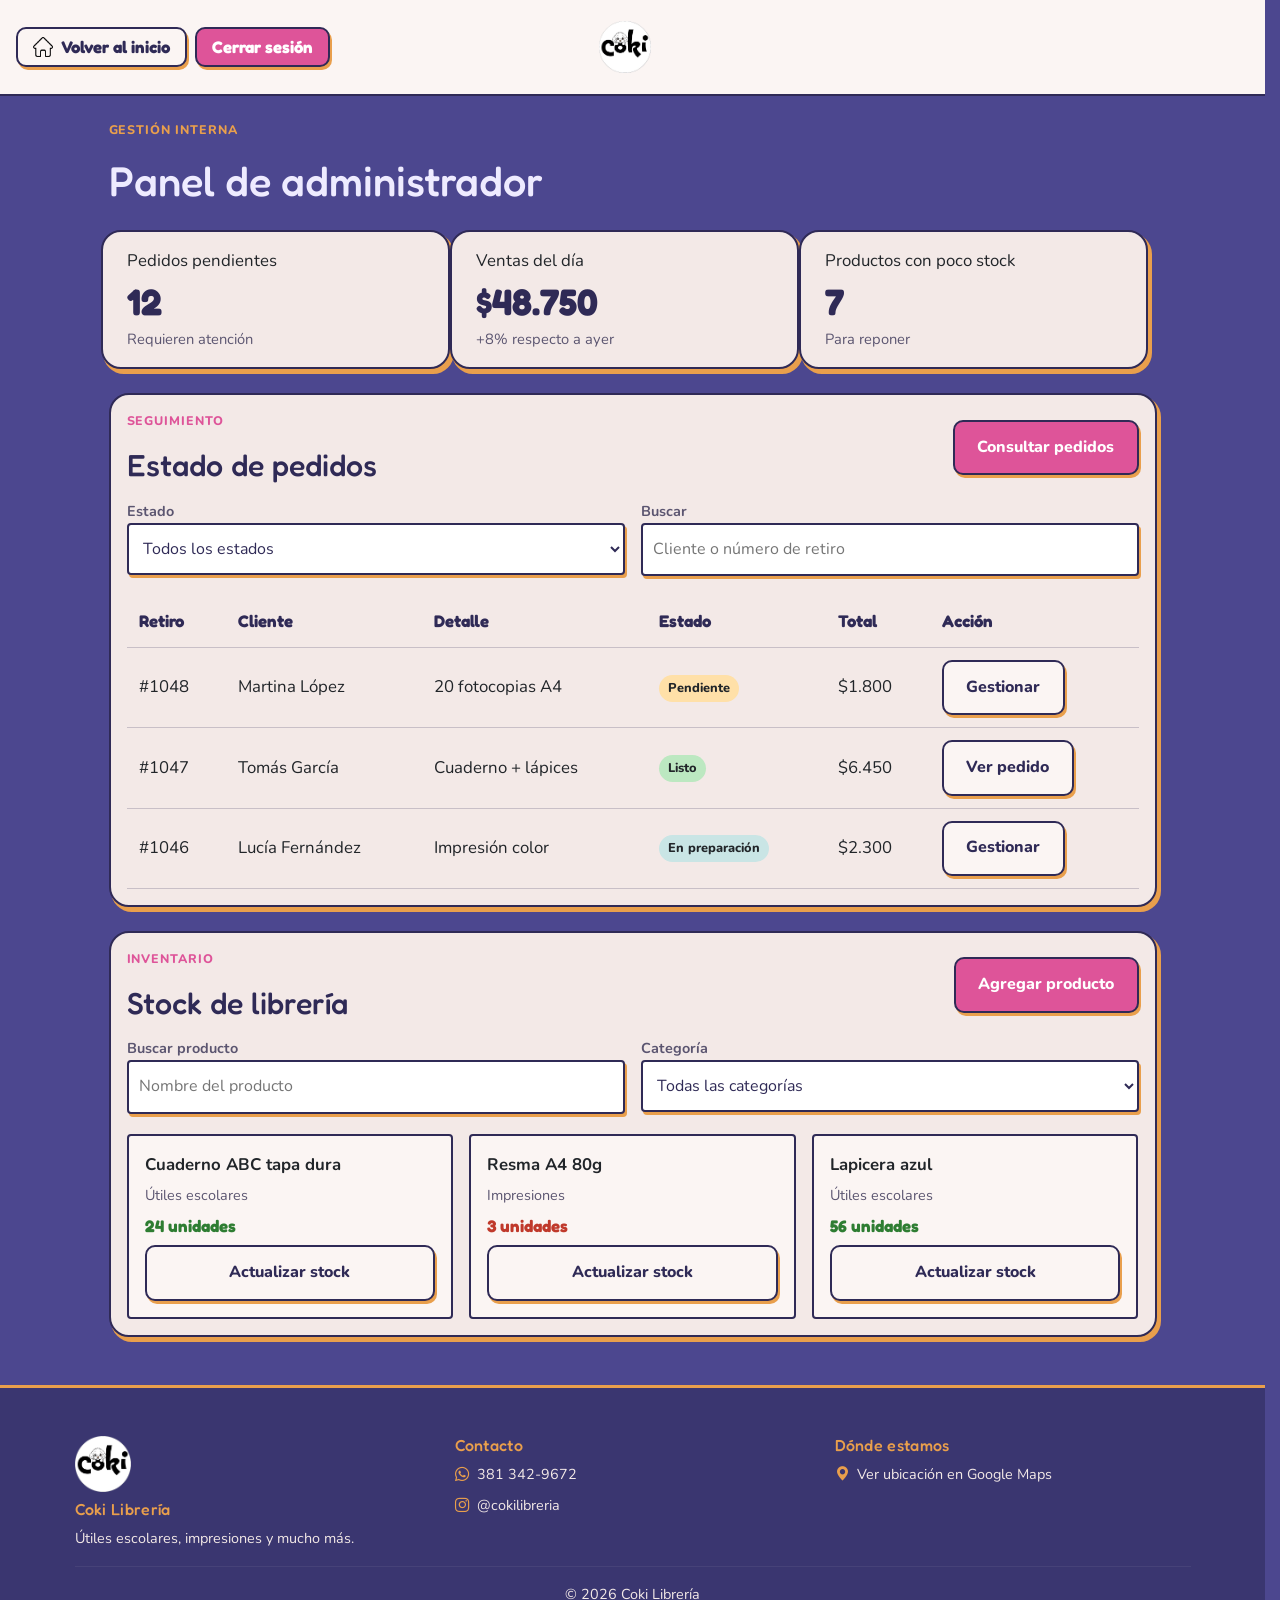
<file: PanelAdmin.html>
<!DOCTYPE html>
<html lang="es">
<head>
    <meta charset="UTF-8">
    <meta name="viewport" content="width=device-width, initial-scale=1.0">
    <meta name="description" content="Panel de administración de Coki Librería.">
    <title>Panel de administrador | Coki Librería</title>
    <link rel="icon" href="img/coki-logo.png">
    <link href="https://cdn.jsdelivr.net/npm/bootstrap@5.0.2/dist/css/bootstrap.min.css" rel="stylesheet" integrity="sha384-EVSTQN3/azprG1Anm3QDgpJLIm9Nao0Yz1ztcQTwFspd3yD65VohhpuuCOmLASjC" crossorigin="anonymous">
    <link rel="stylesheet" href="https://cdn.jsdelivr.net/npm/bootstrap-icons@1.11.3/font/bootstrap-icons.min.css">
    <link rel="stylesheet" href="style.css">
</head>
<body data-page="admin">
    <nav class="navbar coki-navbar">
        <div class="coki-navbar__inner">

            <div class="coki-navbar__actions" aria-label="Acciones de cuenta">
              <a class="coki-navbar__home" href="index.html">
                <img src="img/casa.png" alt="" aria-hidden="true">
                <span>Volver al inicio</span>
              </a>
              <a class="coki-navbar__session" href="Sesion.html" id="adminSessionButton" data-menu-action="logout">Cerrar sesión</a>
            </div>

            <span class="navbar-brand coki-navbar__brand">
                <img src="img/coki-logo.png" alt="Logo de Coki Librería" class="coki-navbar__logo">
            </span>

            <button type="button" class="coki-navbar__hamburger" data-bs-toggle="offcanvas" data-bs-target="#mobileMenu" aria-controls="mobileMenu" aria-label="Abrir menú">
                <i class="bi bi-list" aria-hidden="true"></i>
            </button>

        </div>
    </nav>

    <div class="offcanvas offcanvas-end coki-offcanvas" tabindex="-1" id="mobileMenu" aria-labelledby="mobileMenuLabel">
        <div class="offcanvas-header coki-offcanvas__header">
            <h2 class="offcanvas-title coki-offcanvas__title" id="mobileMenuLabel">Menú</h2>
            <button type="button" class="btn-close" data-bs-dismiss="offcanvas" aria-label="Cerrar"></button>
        </div>
        <div class="offcanvas-body coki-offcanvas__body">
            <ul class="coki-offcanvas__list">
                <li><a href="index.html">Volver al inicio</a></li>
                <li>
                      <a href="Sesion.html" data-menu-action="logout">
                          Cerrar sesión
                      </a>
                </li>
            </ul>
        </div>
    </div>

    <main class="admin-main">
        <section class="admin-heading">
            <p class="admin-kicker">Gestión interna</p>
            <h1>Panel de administrador</h1>
        </section>

        <section class="admin-summary row g-3 mb-4" aria-label="Resumen del negocio">
            <article class="col-12 col-sm-4 card coki-card"><div class="card-body coki-admin-stat"><span>Pedidos pendientes</span><strong class="coki-admin-stat__value">12</strong><small class="coki-admin-stat__hint">Requieren atención</small></div></article>
            <article class="col-12 col-sm-4 card coki-card"><div class="card-body coki-admin-stat"><span>Ventas del día</span><strong class="coki-admin-stat__value">$48.750</strong><small class="coki-admin-stat__hint">+8% respecto a ayer</small></div></article>
            <article class="col-12 col-sm-4 card coki-card"><div class="card-body coki-admin-stat"><span>Productos con poco stock</span><strong class="coki-admin-stat__value">7</strong><small class="coki-admin-stat__hint">Para reponer</small></div></article>
        </section>

        <section class="card coki-card mb-4" id="pedidos">
          <div class="card-body">
            <div class="admin-section-header"><div><p class="admin-kicker">Seguimiento</p><h2>Estado de pedidos</h2></div><a class="boton boton--primario" href="consultarpedido.html">Consultar pedidos</a></div>
            <div class="admin-filters"><label>Estado<select><option>Todos los estados</option><option>Pendiente</option><option>En preparación</option><option>Listo para retirar</option></select></label><label>Buscar<input type="search" placeholder="Cliente o número de retiro"></label></div>
            <div class="admin-table-wrap"><table class="admin-table"><thead><tr><th>Retiro</th><th>Cliente</th><th>Detalle</th><th>Estado</th><th>Total</th><th>Acción</th></tr></thead><tbody><tr><td>#1048</td><td>Martina López</td><td>20 fotocopias A4</td><td><span class="admin-status admin-status--pending">Pendiente</span></td><td>$1.800</td><td><button type="button">Gestionar</button></td></tr><tr><td>#1047</td><td>Tomás García</td><td>Cuaderno + lápices</td><td><span class="admin-status admin-status--ready">Listo</span></td><td>$6.450</td><td><button type="button">Ver pedido</button></td></tr><tr><td>#1046</td><td>Lucía Fernández</td><td>Impresión color</td><td><span class="admin-status admin-status--progress">En preparación</span></td><td>$2.300</td><td><button type="button">Gestionar</button></td></tr></tbody></table></div>
          </div>
        </section>

        <section class="card coki-card mb-4" id="stock">
          <div class="card-body">
            <div class="admin-section-header"><div><p class="admin-kicker">Inventario</p><h2>Stock de librería</h2></div><button class="boton boton--primario" type="button">Agregar producto</button></div>
            <div class="admin-filters"><label>Buscar producto<input type="search" placeholder="Nombre del producto"></label><label>Categoría<select><option>Todas las categorías</option><option>Útiles escolares</option><option>Cuadernos</option></select></label></div>
            <div class="admin-stock-grid"><article><strong>Cuaderno ABC tapa dura</strong><span>Útiles escolares</span><b class="stock-ok">24 unidades</b><button type="button">Actualizar stock</button></article><article><strong>Resma A4 80g</strong><span>Impresiones</span><b class="stock-low">3 unidades</b><button type="button">Actualizar stock</button></article><article><strong>Lapicera azul</strong><span>Útiles escolares</span><b class="stock-ok">56 unidades</b><button type="button">Actualizar stock</button></article></div>
          </div>
        </section>
    </main>
    <footer class="coki-footer mt-auto pt-4 pt-md-5 pb-3">

      <div class="container">

        <div class="row gy-4">

          <div class="col-12 col-md-4">
            <img src="img/coki-logo.png" alt="Logo de Coki Librería" width="56" height="56"
                 class="coki-footer__logo mb-2">
            <h2 class="coki-footer__titulo">Coki Librería</h2>
            <p class="coki-footer__texto">Útiles escolares, impresiones y mucho más.</p>
          </div>

          <div class="col-12 col-sm-6 col-md-4">
            <h3 class="coki-footer__titulo">Contacto</h3>
            <ul class="coki-footer__lista">
              <li class="mb-2">
                <a href="https://wa.me/5493813429672" target="_blank" rel="noopener">
                  <i class="bi bi-whatsapp me-1" aria-hidden="true"></i> 381 342-9672
                </a>
              </li>
              <li>
                <a href="https://www.instagram.com/cokilibreria/" target="_blank" rel="noopener">
                  <i class="bi bi-instagram me-1" aria-hidden="true"></i> @cokilibreria
                </a>
              </li>
            </ul>
          </div>

          <div class="col-12 col-sm-6 col-md-4">
            <h3 class="coki-footer__titulo">Dónde estamos</h3>
            <p class="coki-footer__texto">
              <a href="https://maps.app.goo.gl/WkBYNbqh1zgxrKWv5" target="_blank" rel="noopener">
                <i class="bi bi-geo-alt-fill me-1" aria-hidden="true"></i> Ver ubicación en Google Maps
              </a>
            </p>
          </div>

        </div>

        <hr class="coki-footer__sep my-3">

        <p class="coki-footer__copy">&copy; 2026 Coki Librería</p>

      </div>

    </footer>

<script src="https://cdn.jsdelivr.net/npm/bootstrap@5.0.2/dist/js/bootstrap.bundle.min.js"></script>

<script src="js/sesionMenu.js"></script>
<script src="js/carrito.js"></script>


</body>
</html>
</file>
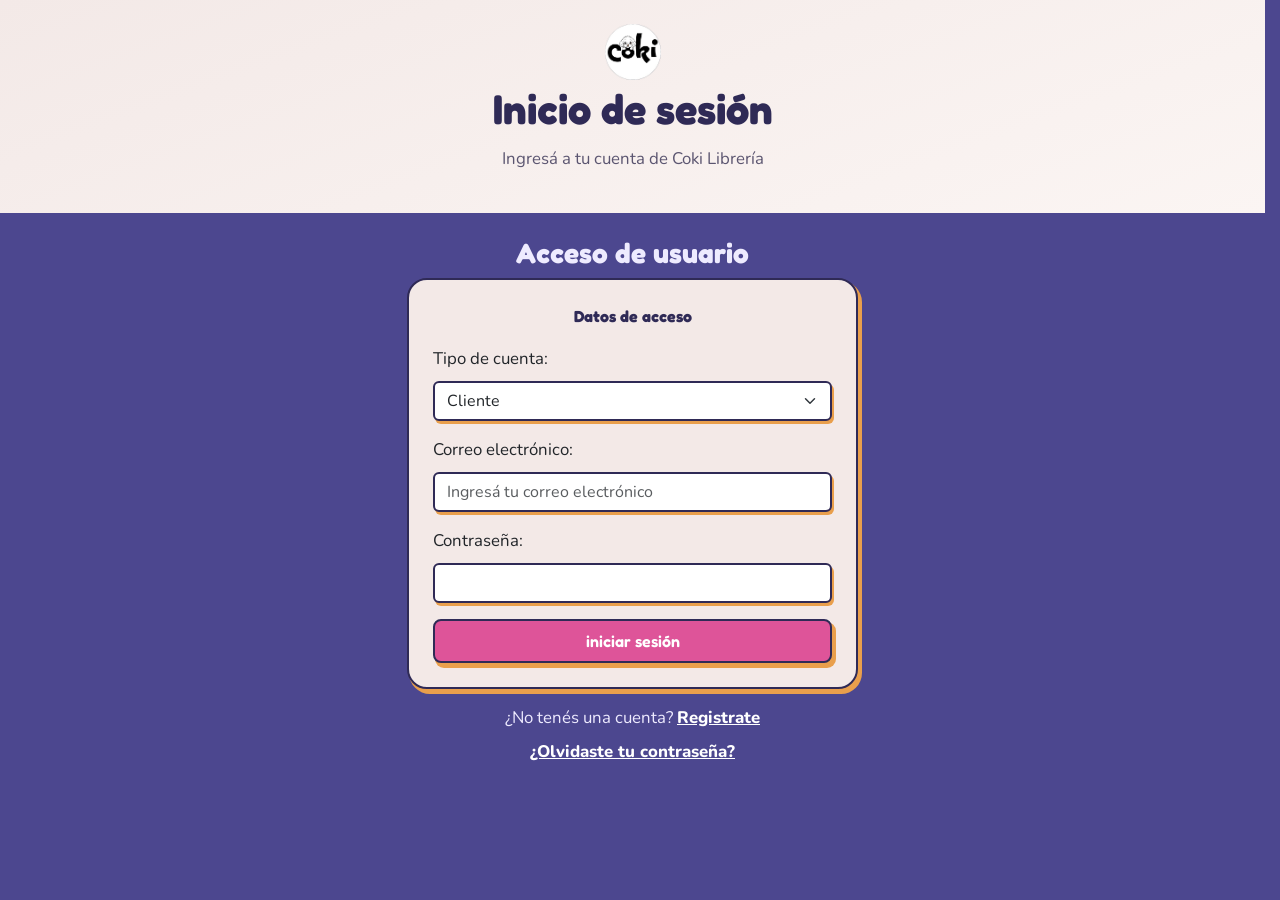
<file: Sesion.html>
<!DOCTYPE html>
<html lang="es">

<head>
    <meta charset="UTF-8">
    <meta name="viewport" content="width=device-width, initial-scale=1.0">
    <meta name="description" content="Inicio de sesión de Coki Librería.">
    <title>Inicio de sesión | Coki Librería</title>

    <link rel="icon" href="img/coki-logo.png">

    <link href="https://cdn.jsdelivr.net/npm/bootstrap@5.0.2/dist/css/bootstrap.min.css"
        rel="stylesheet"
        integrity="sha384-EVSTQN3/azprG1Anm3QDgpJLIm9Nao0Yz1ztcQTwFspd3yD65VohhpuuCOmLASjC"
        crossorigin="anonymous">

    <link rel="stylesheet"
        href="https://cdn.jsdelivr.net/npm/bootstrap-icons@1.11.3/font/bootstrap-icons.min.css">

    <link rel="stylesheet" href="style.css">
</head>

<body data-page="sesion">

    <header>

        <img src="img/coki-logo.png" alt="Logo de Coki Librería">

        <h1>Inicio de sesión</h1>

        <p id="descripcion-sesion">
            Ingresá a tu cuenta de Coki Librería
        </p>

    </header>

    <main class="container py-3 py-md-4">

        <div class="row justify-content-center">

            <div class="col-12 col-sm-10 col-md-8 col-lg-6 col-xl-5 col-xxl-4">

                <h2 id="titulo-sesion"
                    class="h3 text-center coki-titulo-claro mb-2">
                    Acceso de usuario
                </h2>

                <section class="card coki-card">

                    <div class="card-body p-4">

                        <form id="form-sesion">

                            <fieldset>

                                <legend class="fs-6 fw-bold text-center mb-3">
                                    Datos de acceso
                                </legend>

                                <div class="mb-3">

                                    <label for="tipoUsuario" class="form-label">
                                        Tipo de cuenta:
                                    </label>

                                    <select class="form-select"
                                        id="tipoUsuario"
                                        name="tipoUsuario">

                                        <option value="cliente" selected>
                                            Cliente
                                        </option>

                                        <option value="admin">
                                            Administrador
                                        </option>

                                    </select>

                                </div>

                                <div class="mb-3">

                                    <label for="identificador"
                                        class="form-label"
                                        id="label-identificador">
                                        Correo electrónico:
                                    </label>

                                    <input type="email"
                                        class="form-control"
                                        id="identificador"
                                        name="identificador"
                                        autocomplete="email"
                                        placeholder="Ingresá tu correo electrónico"
                                        required>

                                </div>

                                <div class="mb-3">

                                    <label for="password"
                                        class="form-label">
                                        Contraseña:
                                    </label>

                                    <input type="password"
                                        class="form-control"
                                        id="password"
                                        name="password"
                                        autocomplete="current-password"
                                        required>

                                </div>

                                <div class="d-grid">

                                    <button type="submit"
                                        class="btn coki-btn rounded-3 py-2">
                                        iniciar sesión
                                    </button>

                                </div>

                            </fieldset>

                        </form>

                    </div>

                </section>

                <p id="registro"
                    class="text-center coki-texto-claro mt-3 mb-2">

                    ¿No tenés una cuenta?
                    <a href="#">Registrate</a>

                </p>

                <p id="recuperar"
                    class="text-center coki-texto-claro mb-2">

                    <a href="#">¿Olvidaste tu contraseña?</a>

                </p>

            </div>

        </div>

    </main>

    <script src="https://cdn.jsdelivr.net/npm/bootstrap@5.0.2/dist/js/bootstrap.bundle.min.js"
        integrity="sha384-MrcW6ZMFYlzcLA8Nl-ntUVF0sA7MsXsP1UyJoMp4YLEuNSfAP+JcXn/tWtIaxVXM"
        crossorigin="anonymous">
    </script>

    <script src="js/sesion.js"></script>

</body>

</html>
</file>
<file: style.css>
﻿@import url('https://fonts.googleapis.com/css2?family=Fredoka:wght@500;600;700&family=Nunito:wght@400;600;700;800&display=swap');

/* ============================================================
   COKI LIBRERÍA — style.css   (hoja de estilos única del sitio)

   Índice
   1.  Variables (:root)
   2.  Reset y Box Model
   3.  Tipografía base
   4.  Layout / contenedores
   5.  Botones (estilo "neobrutalista")
   6.  Formularios
   7.  Barra superior + navbar (Flexbox / Grid)
   8.  Menú desplegable animado (<details>)
   9.  Carrito y badge
   10. Modal de inicio de sesión
   11. Inicio (index) — Grid de cards
   12. Librería — búsqueda + grid de productos
   13. Impresiones — formulario
   14. Consultar pedido
   15. Páginas de sesión (usuario / admin)
   16. Footer
   17. Media Queries (Responsive)
   ============================================================ */


/* ============================================================
   1. VARIABLES  (:root + var())
   ============================================================ */
:root {
    /* Paleta de marca (formularios "neobrutalistas" sobre fondo violeta) */
    --color-tinta: #2f2a56;           /* texto y bordes (violeta muy oscuro) */
    --color-primario: #de5499;        /* acción principal (rosa) */
    --color-primario-oscuro: #c23d82;
    --color-acento: #e99f4c;          /* sombras "duras" y detalles (naranja) */
    --color-secundario: #4c9f9b;      /* foco / enlaces (verde agua) */

    /* Fondos y superficies */
    --color-fondo: #4c478f;           /* fondo de página (violeta) */
    --color-fondo-oscuro: #3a3670;    /* footer y zonas oscuras */
    --color-superficie: #f3e9e7;      /* tarjetas y formularios (crema) */
    --color-superficie-alt: #fbf5f3;
    --color-sobre-fondo: #eeebff;     /* texto claro directamente sobre el violeta */
    --color-texto: #2f2a56;
    --color-texto-suave: #5b5570;
    --color-borde: #2f2a56;

    /* Estados */
    --color-exito: #2e7d32;
    --color-error: #c0392b;

    /* Tipografías */
    --fuente-titulos: 'Fredoka', system-ui, -apple-system, 'Segoe UI', sans-serif;
    --fuente-texto: 'Nunito', system-ui, -apple-system, 'Segoe UI', Roboto, sans-serif;

    /* Espaciado (rem) */
    --esp-xs: 0.25rem;
    --esp-sm: 0.5rem;
    --esp-md: 1rem;
    --esp-lg: 1.5rem;
    --esp-xl: 2.5rem;

    /* Bordes, radios y sombras */
    --radio-sm: 4px;
    --radio-md: 10px;
    --radio-lg: 20px;
    --borde: 2px solid var(--color-borde);
    --sombra-dura: 3px 4px 0 1px var(--color-acento);
    --sombra-dura-sm: 2px 3px 0 0 var(--color-acento);
    --sombra-suave: 0 8px 24px rgba(47, 42, 86, 0.14);

    /* Layout */
    --ancho-contenido: 1080px;
}


/* ============================================================
   2. RESET Y BOX MODEL
   ============================================================ */
*,
*::before,
*::after {
    box-sizing: border-box;
    margin: 0;
    padding: 0;
}

html {
    -webkit-text-size-adjust: 100%;
    scroll-behavior: smooth;
    overflow-y: scroll;
    scrollbar-gutter: stable;
    /* El fondo también en <html> para que cubra el 100% aunque haya
       barra de scroll o algún desborde de sub-píxeles */
    background-color: var(--color-fondo);
    background-image: url("https://www.transparenttextures.com/patterns/crisp-paper-ruffles.png");
    /* Patrón sólo para prototipo; para producción conviene descargarlo y alojarlo en /img. */
}

body {
    font-family: var(--fuente-texto);
    color: var(--color-texto);
    background-color: var(--color-fondo);
    background-image: url("https://www.transparenttextures.com/patterns/crisp-paper-ruffles.png");
    line-height: 1.6;
    width: 100%;
    min-height: 100vh;
    overflow-x: clip;
    display: flex;
    flex-direction: column;
}

img {
    display: block;
    max-width: 100%;
    height: auto;
}

ul {
    list-style: none;
}

a {
    color: var(--color-primario-oscuro);
    text-decoration: none;
}

a:hover {
    text-decoration: underline;
}

[hidden] {
    display: none !important;
}

:focus-visible {
    outline: 3px solid var(--color-secundario);
    outline-offset: 2px;
}


/* ============================================================
   3. TIPOGRAFÍA BASE
   ============================================================ */
h1,
h2,
h3,
h4 {
    font-family: var(--fuente-titulos);
    line-height: 1.2;
    color: var(--color-tinta);
}

h1 {
    font-size: clamp(1.7rem, 1rem + 3vw, 2.6rem);
}

h2 {
    font-size: clamp(1.35rem, 1rem + 1.6vw, 1.9rem);
}

h3 {
    font-size: 1.15rem;
}

p {
    color: var(--color-texto-suave);
}


/* ============================================================
   4. LAYOUT / CONTENEDORES
   ============================================================ */
main {
    flex: 1;
    width: 100%;
}

main > section,
main > article,
main > h1 {
    width: 100%;
    max-width: var(--ancho-contenido);
    margin-inline: auto;
    padding: var(--esp-lg) var(--esp-md);
}

/* Títulos y texto que van directamente sobre el fondo violeta */
[data-page="inicio"] main > h1,
[data-page="inicio"] main > section > h2,
[data-page="impresiones"] main > header.hero h1,
[data-page="impresiones"] main > header.hero p,
[data-page="impresiones"] main > section > h2,
/* [data-page^="sesion"] main > section > h2,  <- TP3: el h2 del login cambió de lugar */
#flowHeader h1,
#flowHeader p {
    color: var(--color-sobre-fondo);
}


/* ============================================================
   5. BOTONES  (estilo "neobrutalista")
   ============================================================ */
button,
.boton {
    font-family: var(--fuente-texto);
    font-size: 1rem;
    font-weight: 800;
    cursor: pointer;
    display: inline-flex;
    align-items: center;
    justify-content: center;
    gap: var(--esp-sm);
    padding: 0.8rem 1.4rem;
    color: var(--color-tinta);
    background-color: var(--color-superficie-alt);
    border: var(--borde);
    border-radius: var(--radio-md);
    box-shadow: var(--sombra-dura-sm);
    transition: transform 0.12s ease, box-shadow 0.12s ease, background-color 0.12s ease;
}

button:hover,
.boton:hover {
    background-color: #fff;
    text-decoration: none;
}

button:active,
.boton:active {
    transform: translateY(3px);
    box-shadow: 1px 1px 0 0 var(--color-acento);
}

/* Botón principal (acciones destacadas: enviar, confirmar, ir a...) */
button[type="submit"],
.boton--primario {
    background-color: var(--color-primario);
    color: #fff;
}

button[type="submit"]:hover,
.boton--primario:hover {
    background-color: var(--color-primario-oscuro);
}

/* Botón secundario / de contorno */
.boton--secundario {
    background-color: transparent;
    color: var(--color-secundario);
    border-color: var(--color-secundario);
    box-shadow: 2px 3px 0 0 var(--color-secundario);
}

/* ============================================================
   6. FORMULARIOS
   ============================================================ */
/* TP3: se excluyen los logins, que ahora usan Bootstrap. */
body:not([data-page^="sesion"]) label {
    display: block;
    font-weight: 700;
    font-size: 0.9rem;
    color: var(--color-texto-suave);
    margin-bottom: var(--esp-xs);
    text-align: left;
}

body:not([data-page^="sesion"]) input,
body:not([data-page^="sesion"]) select,
body:not([data-page^="sesion"]) textarea {
    font-family: var(--fuente-texto);
    font-size: 1rem;
    width: 100%;
    padding: 0.75rem 0.65rem;
    color: var(--color-texto);
    background-color: #fff;
    border: var(--borde);
    border-radius: var(--radio-sm);
    box-shadow: var(--sombra-dura-sm);
}

body:not([data-page^="sesion"]) input:focus,
body:not([data-page^="sesion"]) select:focus,
body:not([data-page^="sesion"]) textarea:focus {
    outline: none;
    transform: translateY(3px);
    box-shadow: 1px 1px 0 0 var(--color-acento);
}

body:not([data-page^="sesion"]) textarea {
    resize: vertical;
    min-height: 90px;
}

/* Formularios "tarjeta": centrados, fondo crema, borde y sombra dura */
/* body:not([data-page^="sesion"]) main form {
    display: flex;
    flex-direction: column;
    gap: var(--esp-md);
    width: min(100%, 420px);
    margin-inline: auto;
    padding: var(--esp-xl) var(--esp-lg);
    text-align: center;
    background-color: var(--color-superficie);
    border: var(--borde);
    border-radius: var(--radio-lg);
    box-shadow: var(--sombra-dura);
} */

/* body:not([data-page^="sesion"]) main form h2 {
    font-weight: 700;
} */

/* body:not([data-page^="sesion"]) main form fieldset {
    border: none;
    padding: 0;
    display: flex;
    flex-direction: column;
    gap: var(--esp-md);
} */

/* body:not([data-page^="sesion"]) main form legend {
    font-family: var(--fuente-titulos);
    font-weight: 600;
    margin-bottom: var(--esp-sm);
} */

/* body:not([data-page^="sesion"]) main form .campo {
    text-align: left;
} */

/* body:not([data-page^="sesion"]) main form a {
    font-weight: 800;
    color: var(--color-tinta);
} */

/* Formularios que ya viven dentro de una tarjeta -> se muestran "planos" */
/* #orderScreen form {
    width: 100%;
    padding: 0;
    background-color: transparent;
    border: none;
    box-shadow: none;
    text-align: left;
} */


/* ============================================================
   7. BARRA SUPERIOR + NAVBAR  (FLEXBOX / GRID)
   ============================================================ */
/* header {
    background-color: var(--color-superficie-alt);
    border-bottom: var(--borde);
    padding: var(--esp-md);
} */

/* header img {
    max-height: 56px;
    width: auto;
} */

/* Barra de navegación tipo "píldora" */
/* nav {
    display: flex;
    flex-wrap: wrap;
    align-items: center;
    gap: var(--esp-xs);
} */

/* nav[aria-label="Secciones principales"] {
    background-color: rgba(47, 42, 86, 0.06);
    border: 2px solid rgba(47, 42, 86, 0.15);
    border-radius: 999px;
    padding: var(--esp-xs);
} */

/* nav ul {
    display: flex;
    flex-wrap: wrap;
    align-items: center;
    gap: var(--esp-xs);
} */

/* nav a {
    position: relative;
    font-weight: 700;
    color: var(--color-tinta);
    padding: 0.45rem 0.9rem;
    border-radius: 999px;
    transition: background-color 0.15s ease;
} */

/* nav a::after {
    content: "";
    position: absolute;
    left: 50%;
    bottom: 0.15rem;
    width: 0;
    height: 2px;
    background-color: var(--color-primario);
    transform: translateX(-50%);
    transition: width 0.25s ease;
} */

/* nav a:hover {
    background-color: rgba(255, 255, 255, 0.65);
    text-decoration: none;
} */

/* nav a:hover::after {
    width: 55%;
} */

/* ---- Barra superior (.barra): inicio, librería y consultar pedido ----
   Celular: apilada y centrada.  Desde 600px pasa a grid de 3 columnas
   ("Menú" a la izquierda, logo al centro, navbar a la derecha). */
/* .barra {
    display: flex;
    flex-direction: column;
    align-items: center;
    gap: var(--esp-sm);
} */

/* .barra > a {
    display: inline-flex;
} */

/* .barra .header__logo {
    max-height: 52px;
} */

/* .barra .menu {
    margin-bottom: 0;
} */

/* En las páginas de flujo la barra queda fija arriba */
/* [data-page="libreria"] .barra,
[data-page="consultarpedido"] .barra,
[data-page="impresiones"] .barra {
    position: sticky;
    top: 0;
    z-index: 20;
} */

/* Carrito, agregado como un ítem más de la píldora de navegación */
/* .nav__cart {
    position: relative;
    flex-shrink: 0;
    padding: 0.35rem 0.55rem;
    background-color: transparent;
    border: none;
    box-shadow: none;
    border-radius: 999px;
} */

/* .nav__cart:hover {
    background-color: rgba(255, 255, 255, 0.7);
} */

/* .nav__cart svg {
    width: 22px;
    height: 22px;
    color: var(--color-tinta);
} */


/* ============================================================
   8. MENÚ DESPLEGABLE ANIMADO  (<details class="menu">)
   ============================================================ */
/* .menu {
    position: relative;
    width: 12rem;
    max-width: 100%;
    margin-bottom: var(--esp-sm);
} */

/* .menu__toggle {
    list-style: none;
    cursor: pointer;
    display: flex;
    align-items: center;
    justify-content: space-between;
    height: 2.5rem;
    padding: 3px 15px;
    font-family: var(--fuente-titulos);
    font-weight: 700;
    color: #fff;
    background-color: var(--color-primario);
    border: var(--borde);
    border-radius: var(--radio-md);
    box-shadow: var(--sombra-dura-sm);
} */

/* .menu__toggle::-webkit-details-marker {
    display: none;
} */

/* Flecha construida con dos pseudo-elementos */
/* .menu__arrow {
    height: 0.7rem;
    width: 0.7rem;
    position: relative;
    display: flex;
    justify-content: center;
    transition: transform 0.3s ease;
} */

/* .menu__arrow::before,
.menu__arrow::after {
    content: "";
    position: absolute;
    height: 100%;
    width: 2.5px;
    background-color: #fff;
    border-radius: 500px;
    transform-origin: bottom;
} */

/* .menu__arrow::after {
    transform: rotate(35deg) translateX(-0.5px);
} */

/* .menu__arrow::before {
    transform: rotate(-35deg) translateX(0.5px);
} */

/* .menu[open] .menu__arrow {
    transform: rotateX(180deg);
} */

/* Panel desplegable */
/* .menu__panel {
    position: absolute;
    left: 0;
    top: calc(100% + 6px);
    width: 100%;
    z-index: 30;
    display: block;
    padding: 6px;
    background-color: #fff;
    color: var(--color-tinta);
    border: var(--borde);
    border-radius: var(--radio-md);
    box-shadow: var(--sombra-dura);
    overflow: hidden;
} */

/* .menu__panel ul {
    flex-direction: column;
    align-items: stretch;
    gap: 0;
} */

/* .menu__panel a {
    display: block;
    padding: 8px 10px;
    border-radius: 6px;
    color: inherit;
    font-weight: 700;
    border-bottom: 1px solid rgba(47, 42, 86, 0.18);
} */

/* .menu__panel li:last-child a {
    border-bottom: none;
} */

/* .menu__panel a:hover {
    background-color: var(--color-superficie);
    text-decoration: none;
} */

/* .menu__panel a::after {
    display: none;
} */

/* Entrada escalonada de los ítems al abrir */
/* .menu[open] .menu__panel li {
    animation: menuItem 0.4s both;
} */

/* .menu[open] .menu__panel li:nth-child(2) { animation-delay: 0.06s; } */
/* .menu[open] .menu__panel li:nth-child(3) { animation-delay: 0.12s; } */
/* .menu[open] .menu__panel li:nth-child(4) { animation-delay: 0.18s; } */

/* @keyframes menuItem {
    from { opacity: 0; transform: translateY(12px); }
    to   { opacity: 1; transform: translateY(0); }
} */


/* ============================================================
   7C. NAVBAR (BOOTSTRAP)
   ============================================================ */
.coki-navbar {
    background-color: var(--color-superficie-alt);
    border-bottom: var(--borde);
    padding: var(--esp-md);
}

.coki-navbar__inner {
    width: 100%;
    display: flex;
    flex-direction: column;
    align-items: center;
    gap: var(--esp-sm);
    padding: 0;
}

.coki-navbar__logo {
    max-height: 52px;
}

.coki-navbar__actions {
    display: flex;
    align-items: center;
    gap: var(--esp-sm);
}

.coki-navbar__home,
.coki-navbar__session {
    display: flex;
    align-items: center;
    gap: var(--esp-sm);
    height: 2.5rem;
    padding: 3px 15px;
    font-family: var(--fuente-titulos);
    font-weight: 700;
    color: #fff;
    background-color: var(--color-primario);
    border: var(--borde);
    border-radius: var(--radio-md);
    box-shadow: var(--sombra-dura-sm);
}

.coki-navbar__home {
    color: var(--color-tinta);
    background-color: var(--color-superficie-alt);
}

.coki-navbar__home img {
    width: 1.25rem;
    height: 1.25rem;
    object-fit: contain;
}

.coki-navbar__session {
    color: #fff;
    background-color: var(--color-primario);
    cursor: pointer;
}

.coki-navbar__home:hover,
.coki-navbar__home:focus,
.coki-navbar__session:hover,
.coki-navbar__session:focus {
    background-color: var(--color-primario-oscuro);
    text-decoration: none;
}

.coki-navbar__home:hover,
.coki-navbar__home:focus {
    color: var(--color-tinta);
    background-color: #fff;
}

.coki-navbar__session:hover,
.coki-navbar__session:focus {
    color: #fff;
}

.coki-navbar__panel {
    padding: 6px;
    background-color: #fff;
    color: var(--color-tinta);
    border: var(--borde);
    border-radius: var(--radio-md);
    box-shadow: var(--sombra-dura);
}

.coki-navbar__panel .dropdown-item {
    padding: 8px 10px;
    border-radius: 6px;
    color: inherit;
    font-weight: 700;
    border-bottom: 1px solid rgba(47, 42, 86, 0.18);
}

.coki-navbar__panel li:last-child .dropdown-item {
    border-bottom: none;
}

.coki-navbar__panel .dropdown-item:hover,
.coki-navbar__panel .dropdown-item:focus {
    background-color: var(--color-superficie);
    color: inherit;
}

.coki-navbar__links {
    background-color: rgba(47, 42, 86, 0.06);
    border: 2px solid rgba(47, 42, 86, 0.15);
    border-radius: 999px;
    padding: var(--esp-xs);
    gap: var(--esp-xs);
    margin-bottom: 0;
    align-items: center;
}

.coki-navbar__links .coki-navbar__link {
    position: relative;
    font-weight: 700;
    color: var(--color-tinta);
    padding: 0.45rem 0.9rem;
    border-radius: 999px;
    transition: background-color 0.15s ease;
}

.coki-navbar__link:hover,
.coki-navbar__link:focus {
    background-color: rgba(255, 255, 255, 0.65);
    color: var(--color-tinta);
}

.coki-navbar__cart {
    position: relative;
    display: inline-flex;
    align-items: center;
    justify-content: center;
    flex-shrink: 0;
    padding: 0.35rem 0.55rem;
    background-color: transparent;
    border: none;
    box-shadow: none;
    border-radius: 999px;
}

.coki-navbar__cart:hover,
.coki-navbar__cart:focus {
    background-color: rgba(255, 255, 255, 0.7);
}

.coki-navbar__cart svg {
    width: 22px;
    height: 22px;
    color: var(--color-tinta);
}

.coki-navbar__hamburger {
    display: none;
    align-items: center;
    justify-content: center;
    width: 2.5rem;
    height: 2.5rem;
    padding: 0;
    font-size: 1.4rem;
    line-height: 1;
    color: #fff;
    background-color: var(--color-primario);
    border: var(--borde);
    border-radius: var(--radio-md);
    box-shadow: var(--sombra-dura-sm);
}

.coki-navbar__hamburger:hover,
.coki-navbar__hamburger:focus {
    color: #fff;
    background-color: var(--color-primario-oscuro);
}

.coki-offcanvas {
    width: 16rem;
    max-width: 85vw;
    background-color: var(--color-superficie-alt);
    border-left: var(--borde);
}

.coki-offcanvas__header {
    border-bottom: var(--borde);
    padding: var(--esp-md);
}

.coki-offcanvas__title {
    font-family: var(--fuente-titulos);
    font-weight: 700;
    color: var(--color-tinta);
    margin: 0;
}

.coki-offcanvas__body {
    padding: var(--esp-md);
}

.coki-offcanvas__list {
    list-style: none;
    display: flex;
    flex-direction: column;
    gap: var(--esp-xs);
    margin: 0;
    padding: 0;
}

.coki-offcanvas__list a,
.coki-offcanvas__cart {
    display: flex;
    align-items: center;
    justify-content: flex-start;
    gap: var(--esp-sm);
    width: 100%;
    padding: 0.6rem 0.8rem;
    border-radius: var(--radio-md);
    font-weight: 700;
    color: var(--color-tinta);
    background-color: transparent;
    border: none;
    box-shadow: none;
    text-align: left;
    cursor: pointer;
}

.coki-offcanvas__list a:hover,
.coki-offcanvas__list a:focus,
.coki-offcanvas__cart:hover,
.coki-offcanvas__cart:focus {
    background-color: var(--color-superficie);
    text-decoration: none;
    color: var(--color-tinta);
}

.coki-offcanvas__cart:active {
    transform: none;
    box-shadow: none;
}

.coki-offcanvas__sep {
    border: none;
    border-top: 1px solid rgba(47, 42, 86, 0.18);
    margin: var(--esp-sm) 0;
}

.coki-offcanvas__cart-icon {
    position: relative;
    display: inline-flex;
}

.coki-offcanvas__cart-icon svg {
    width: 20px;
    height: 20px;
    color: var(--color-tinta);
}

.coki-offcanvas__cart-icon span {
    position: absolute;
    top: -6px;
    right: -8px;
    min-width: 1.1rem;
    height: 1.1rem;
    padding: 0 0.2rem;
    display: inline-flex;
    align-items: center;
    justify-content: center;
    font-size: 0.65rem;
    font-weight: 800;
    color: #fff;
    background-color: var(--color-primario);
    border: 2px solid var(--color-superficie-alt);
    border-radius: 999px;
}

@media (max-width: 849.98px) {
    .coki-navbar__inner {
        display: flex;
        flex-direction: row;
        align-items: center;
        justify-content: space-between;
    }

    .coki-navbar__actions,
    .coki-navbar__links {
        display: none;
    }

    .coki-navbar__hamburger {
        display: inline-flex;
    }
}

@media (min-width: 850px) {
    .coki-navbar__inner {
        display: grid;
        grid-template-columns: 1fr auto 1fr;
        align-items: center;
        gap: var(--esp-md);
    }

    .coki-navbar__hamburger {
        display: none;
    }

    .coki-navbar__actions {
        justify-self: start;
    }

    .coki-navbar__links {
        justify-self: end;
    }
}


/* ============================================================
   9. CARRITO Y BADGE
   ============================================================ */
#cartCountBadge {
    position: absolute;
    top: -2px;
    right: -2px;
    min-width: 1.25rem;
    height: 1.25rem;
    padding: 0 0.25rem;
    display: inline-flex;
    align-items: center;
    justify-content: center;
    font-size: 0.72rem;
    font-weight: 800;
    line-height: 1;
    color: #fff;
    background-color: var(--color-primario);
    border: 2px solid var(--color-superficie-alt);
    border-radius: 999px;
}

.coki-cart-panel {
    position: fixed;
    inset: 0;
    z-index: 1050;
    display: grid;
    place-items: center;
    padding: var(--esp-md);
    visibility: hidden;
    pointer-events: none;
}

.coki-cart-panel.is-open {
    visibility: visible;
    pointer-events: auto;
}

.coki-cart-panel__backdrop {
    position: absolute;
    inset: 0;
    background-color: rgba(47, 42, 86, 0.5);
    opacity: 0;
    transition: opacity 0.2s ease;
}

.coki-cart-panel.is-open .coki-cart-panel__backdrop {
    opacity: 1;
}

.coki-cart-panel__content {
    display: flex;
    flex-direction: column;
    width: min(100%, 720px);
    height: min(85vh, 720px);
    background-color: var(--color-superficie-alt);
    border: var(--borde);
    border-radius: var(--radio-lg);
    box-shadow: var(--sombra-dura);
    transform: translateY(12px) scale(0.98);
    opacity: 0;
    transition: transform 0.2s ease, opacity 0.2s ease;
}

.coki-cart-panel.is-open .coki-cart-panel__content {
    transform: translateY(0) scale(1);
    opacity: 1;
}

.coki-cart-panel__header,
.coki-cart-panel__footer {
    padding: var(--esp-md);
    border-bottom: var(--borde);
}

.coki-cart-panel__header {
    display: flex;
    align-items: center;
    justify-content: space-between;
}

.coki-cart-panel__header h2 {
    margin: 0;
}

.coki-cart-panel__close {
    width: 2.25rem;
    height: 2.25rem;
    padding: 0;
    font-size: 1.5rem;
    line-height: 1;
}

.coki-cart-panel__body {
    flex: 1;
    overflow-y: auto;
    padding: var(--esp-md);
}

.coki-cart-panel__empty {
    margin: 0;
    text-align: center;
}

.coki-cart-item {
    display: flex;
    align-items: flex-start;
    justify-content: space-between;
    gap: var(--esp-md);
    padding: var(--esp-md) 0;
    border-bottom: 1px solid rgba(47, 42, 86, 0.18);
}

.coki-cart-item h3,
.coki-cart-item p {
    margin: 0;
}

.coki-cart-item h3 {
    font-size: 1rem;
}

.coki-cart-item p {
    font-size: 0.9rem;
}

.coki-cart-item__controls {
    display: flex;
    flex-wrap: wrap;
    align-items: center;
    justify-content: flex-end;
    gap: var(--esp-xs);
}

.coki-cart-item__controls label {
    margin: 0;
    font-size: 0.85rem;
    font-weight: 800;
}

.coki-cart-item__quantity {
    width: 4.25rem;
    padding: 0.4rem;
    text-align: center;
}

.coki-cart-item__remove {
    flex-shrink: 0;
    padding: 0.4rem 0.65rem;
    font-size: 0.85rem;
}

.coki-cart-item__remove-all {
    flex-shrink: 0;
    padding: 0.4rem 0.65rem;
    font-size: 0.85rem;
    color: #fff;
    background-color: var(--color-primario);
}

.coki-cart-item__remove-all:hover,
.coki-cart-item__remove-all:focus {
    background-color: var(--color-primario-oscuro);
}

.coki-cart-panel__footer {
    border-top: var(--borde);
    border-bottom: none;
}

.coki-cart-panel__total {
    display: flex;
    align-items: center;
    justify-content: space-between;
    font-weight: 800;
}

.coki-cart-panel__clear {
    width: 100%;
    margin-top: var(--esp-md);
    color: #fff;
    background-color: var(--color-error);
    border-color: var(--color-error);
    box-shadow: 2px 3px 0 0 var(--color-tinta);
}

.coki-cart-panel__clear:hover,
.coki-cart-panel__clear:focus {
    color: #fff;
    background-color: #a93226;
}

.coki-cart-confirm {
    position: fixed;
    inset: 0;
    z-index: 1100;
    display: grid;
    place-items: center;
    padding: var(--esp-md);
    visibility: hidden;
    pointer-events: none;
}

.coki-cart-confirm.is-open {
    visibility: visible;
    pointer-events: auto;
}

.coki-cart-confirm__backdrop {
    position: absolute;
    inset: 0;
    background-color: rgba(47, 42, 86, 0.68);
    opacity: 0;
    transition: opacity 0.2s ease;
}

.coki-cart-confirm.is-open .coki-cart-confirm__backdrop {
    opacity: 1;
}

.coki-cart-confirm__content {
    position: relative;
    width: min(100%, 430px);
    padding: var(--esp-xl) var(--esp-lg) var(--esp-lg);
    text-align: center;
    background-color: var(--color-superficie-alt);
    border: var(--borde);
    border-radius: var(--radio-lg);
    box-shadow: var(--sombra-dura);
    transform: translateY(12px) scale(0.97);
    opacity: 0;
    transition: transform 0.2s ease, opacity 0.2s ease;
}

.coki-cart-confirm.is-open .coki-cart-confirm__content {
    transform: translateY(0) scale(1);
    opacity: 1;
}

.coki-cart-confirm__icon {
    display: grid;
    place-items: center;
    width: 3rem;
    height: 3rem;
    margin: 0 auto var(--esp-sm);
    color: #fff;
    background-color: var(--color-acento);
    border: var(--borde);
    border-radius: 50%;
    font-family: var(--fuente-titulos);
    font-size: 1.8rem;
    font-weight: 700;
}

.coki-cart-confirm__content h2,
.coki-cart-confirm__content p {
    margin: 0;
}

.coki-cart-confirm__content p {
    margin-top: var(--esp-sm);
}

.coki-cart-confirm__actions {
    display: flex;
    justify-content: center;
    gap: var(--esp-sm);
    margin-top: var(--esp-lg);
}

.coki-cart-confirm__cancel,
.coki-cart-confirm__accept {
    min-width: 8rem;
}

.coki-cart-confirm__cancel {
    color: var(--color-tinta);
    background-color: var(--color-superficie-alt);
}

.coki-cart-confirm__accept {
    color: #fff;
    background-color: var(--color-error);
    border-color: var(--color-error);
    box-shadow: 2px 3px 0 0 var(--color-tinta);
}

.coki-cart-confirm__accept:hover,
.coki-cart-confirm__accept:focus {
    color: #fff;
    background-color: #a93226;
}

.coki-login-notice {
    position: fixed;
    inset: 0;
    z-index: 1100;
    display: grid;
    place-items: center;
    padding: var(--esp-md);
    visibility: hidden;
    pointer-events: none;
}

.coki-login-notice.is-open {
    visibility: visible;
    pointer-events: auto;
}

.coki-login-notice__backdrop {
    position: absolute;
    inset: 0;
    background-color: rgba(47, 42, 86, 0.68);
    opacity: 0;
    transition: opacity 0.2s ease;
}

.coki-login-notice.is-open .coki-login-notice__backdrop {
    opacity: 1;
}

.coki-login-notice__content {
    position: relative;
    width: min(100%, 430px);
    padding: var(--esp-xl) var(--esp-lg) var(--esp-lg);
    text-align: center;
    background-color: var(--color-superficie-alt);
    border: var(--borde);
    border-radius: var(--radio-lg);
    box-shadow: var(--sombra-dura);
    transform: translateY(12px) scale(0.97);
    opacity: 0;
    transition: transform 0.2s ease, opacity 0.2s ease;
}

.coki-login-notice.is-open .coki-login-notice__content {
    transform: translateY(0) scale(1);
    opacity: 1;
}

.coki-login-notice__icon {
    display: grid;
    place-items: center;
    width: 3rem;
    height: 3rem;
    margin: 0 auto var(--esp-sm);
    color: #fff;
    background-color: var(--color-secundario);
    border: var(--borde);
    border-radius: 50%;
    font-family: var(--fuente-titulos);
    font-size: 1.8rem;
    font-weight: 700;
}

.coki-login-notice__content h2,
.coki-login-notice__content p {
    margin: 0;
}

.coki-login-notice__content p {
    margin-top: var(--esp-sm);
}

.coki-login-notice__actions {
    display: flex;
    justify-content: center;
    gap: var(--esp-sm);
    margin-top: var(--esp-lg);
}

.coki-login-notice__cancel,
.coki-login-notice__accept {
    min-width: 8rem;
}

.coki-login-notice__cancel {
    color: var(--color-tinta);
    background-color: var(--color-superficie-alt);
}

.coki-login-notice__accept {
    display: inline-flex;
    align-items: center;
    justify-content: center;
    padding: 0.8rem 1.4rem;
    color: #fff;
    background-color: var(--color-primario);
    border: var(--borde);
    border-radius: var(--radio-md);
    box-shadow: var(--sombra-dura-sm);
    font-weight: 800;
}

.coki-login-notice__accept:hover,
.coki-login-notice__accept:focus {
    color: #fff;
    background-color: var(--color-primario-oscuro);
    text-decoration: none;
}

.coki-session-confirm {
    position: fixed;
    inset: 0;
    z-index: 1100;
    display: grid;
    place-items: center;
    padding: var(--esp-md);
    visibility: hidden;
    pointer-events: none;
}

.coki-session-confirm.is-open {
    visibility: visible;
    pointer-events: auto;
}

.coki-session-confirm__backdrop {
    position: absolute;
    inset: 0;
    background-color: rgba(47, 42, 86, 0.68);
    opacity: 0;
    transition: opacity 0.2s ease;
}

.coki-session-confirm.is-open .coki-session-confirm__backdrop {
    opacity: 1;
}

.coki-session-confirm__content {
    position: relative;
    width: min(100%, 430px);
    padding: var(--esp-xl) var(--esp-lg) var(--esp-lg);
    text-align: center;
    background-color: var(--color-superficie-alt);
    border: var(--borde);
    border-radius: var(--radio-lg);
    box-shadow: var(--sombra-dura);
    transform: translateY(12px) scale(0.97);
    opacity: 0;
    transition: transform 0.2s ease, opacity 0.2s ease;
}

.coki-session-confirm.is-open .coki-session-confirm__content {
    transform: translateY(0) scale(1);
    opacity: 1;
}

.coki-session-confirm__icon {
    display: grid;
    place-items: center;
    width: 3rem;
    height: 3rem;
    margin: 0 auto var(--esp-sm);
    color: #fff;
    background-color: var(--color-secundario);
    border: var(--borde);
    border-radius: 50%;
    font-family: var(--fuente-titulos);
    font-size: 1.8rem;
    font-weight: 700;
}

.coki-session-confirm__content h2,
.coki-session-confirm__content p {
    margin: 0;
}

.coki-session-confirm__content p {
    margin-top: var(--esp-sm);
}

.coki-session-confirm__actions {
    display: flex;
    justify-content: center;
    gap: var(--esp-sm);
    margin-top: var(--esp-lg);
}

.coki-session-confirm__cancel,
.coki-session-confirm__accept {
    min-width: 8rem;
}

.coki-session-confirm__cancel {
    color: var(--color-tinta);
    background-color: var(--color-superficie-alt);
}

.coki-session-confirm__accept {
    color: #fff;
    background-color: var(--color-primario);
}

.coki-session-confirm__accept:hover,
.coki-session-confirm__accept:focus {
    color: #fff;
    background-color: var(--color-primario-oscuro);
}

@media (max-width: 600px) {
    .coki-cart-panel__content {
        height: min(90vh, 720px);
    }

    .coki-cart-item {
        flex-direction: column;
    }

    .coki-cart-item__controls {
        justify-content: flex-start;
    }
}


/* ============================================================
   10. MODAL DE INICIO DE SESIÓN  (#clientLoginModal)
   ============================================================ */
#clientLoginModal {
    position: fixed;
    inset: 0;
    z-index: 60;
    display: grid;
    place-items: center;
    padding: var(--esp-md);
    background-color: rgba(47, 42, 86, 0.55);
}

#clientLoginForm {
    width: min(92vw, 400px);
    margin: 0;
}

#clientLoginForm > section:first-child {
    display: flex;
    flex-direction: column;
    align-items: center;
    gap: var(--esp-sm);
}

#clientLoginForm img {
    max-height: 60px;
}


/* ============================================================
   11. INICIO (index) — GRID DE CARDS
   ============================================================ */
[data-page="inicio"] main > h1 {
    text-align: center;
    padding-top: 6vh;
    padding-bottom: 2vh;
}

/* --- CSS GRID: tarjetas de categorías --- */
[data-page="inicio"] main > section {
    display: grid;
    grid-template-columns: 1fr;
    justify-items: center;
    gap: var(--esp-lg);
}

[data-page="inicio"] main > section > h2 {
    grid-column: 1 / -1;
    text-align: center;
    margin-bottom: var(--esp-sm);
}

/* [data-page="inicio"] .card {
    width: 100%;
    max-width: 360px;
} */

/* Card (adaptación del diseño de Uiverse a la paleta del sitio) */
/* .card {
    display: flex;
    flex-direction: column;
    background-color: var(--color-superficie);
    border: var(--borde);
    border-radius: var(--radio-md);
    box-shadow: var(--sombra-dura);
    overflow: hidden;
    transition: transform 0.3s ease, box-shadow 0.3s ease;
} */

/* .card:hover {
    transform: scale(1.04);
    box-shadow: 6px 8px 0 1px var(--color-acento);
} */

/* .card__media {
    aspect-ratio: 16 / 10;
    background-image: linear-gradient(135deg, #f9d9e5, #ead4f0);
    border-bottom: var(--borde);
} */

/* .card__media img {
    width: 100%;
    height: 100%;
    object-fit: contain;
    padding: var(--esp-sm);
} */

/* .card__body {
    display: flex;
    flex-direction: column;
    gap: var(--esp-sm);
    padding: var(--esp-md);
} */

/* .card__body h3 {
    font-weight: 700;
} */

/* .card__btn {
    margin-top: var(--esp-xs);
    align-self: flex-start;
} */

/* --- 11B. Cards de categorías (Bootstrap) --- */
.coki-category-card {
    width: 100%;
    max-width: 360px;
    background-color: var(--color-superficie);
    border: var(--borde);
    border-radius: var(--radio-md);
    box-shadow: var(--sombra-dura);
    overflow: hidden;
    transition: transform 0.3s ease, box-shadow 0.3s ease;
}

.coki-category-card:hover,
.coki-category-card:focus {
    transform: scale(1.04);
    box-shadow: 6px 8px 0 1px var(--color-acento);
    text-decoration: none;
    outline: none;
}

.coki-category-card:focus-visible {
    outline: 3px solid var(--color-secundario);
    outline-offset: 2px;
}

.coki-category-card__media {
    aspect-ratio: 16 / 10;
    background-image: linear-gradient(135deg, #f9d9e5, #ead4f0);
    border-bottom: var(--borde);
    display: flex;
}

.coki-category-card__media .card-img-top {
    width: 100%;
    height: 100%;
    object-fit: contain;
    padding: var(--esp-sm);
    border-radius: 0;
}

.coki-category-card__body {
    display: flex;
    flex-direction: column;
    gap: var(--esp-sm);
}

.coki-category-card__title {
    font-weight: 700;
    margin-bottom: 0;
}

.coki-category-card__btn {
    margin-top: var(--esp-xs);
    align-self: flex-start;
    padding: 0.8rem 1.4rem;
    font-family: var(--fuente-texto);
    font-weight: 800;
    color: #fff;
    background-color: var(--color-primario);
    border: var(--borde);
    border-radius: var(--radio-md);
    box-shadow: var(--sombra-dura-sm);
}

.coki-category-card:hover .coki-category-card__btn {
    background-color: var(--color-primario-oscuro);
}

.coki-category-card__btn:active {
    transform: translateY(3px);
    box-shadow: 1px 1px 0 0 var(--color-acento);
}


/* ============================================================
   12. LIBRERÍA — BÚSQUEDA + GRID DE PRODUCTOS
   ============================================================ */
#flowHeader {
    display: flex;
    flex-wrap: wrap;
    align-items: flex-start;
    gap: var(--esp-md);
    margin-bottom: var(--esp-lg);
}

#flowHeader > section {
    flex: 1;
    min-width: 240px;
}

/* #orderScreen {
    background-color: var(--color-superficie);
    border: var(--borde);
    border-radius: var(--radio-md);
    box-shadow: var(--sombra-dura);
    padding: var(--esp-lg);
} */

#schoolFlow h2,
#consultFlow h2 {
    margin-bottom: var(--esp-md);
}

#productSearch,
#searchForm {
    margin-bottom: var(--esp-lg);
}

/* --- Contador de resultados ("Mostrando 1-6 de 24 productos") --- */
.coki-product-count {
    font-weight: 700;
    color: var(--color-texto-suave);
    margin-bottom: var(--esp-sm);
}

/* --- CSS GRID: listado de productos (generado por JS) ---
   Columnas fijas (no auto-fill): con 6 productos por página, auto-fill
   podría dejar 5 arriba y 1 huérfana abajo. */
#productList {
    display: grid;
    grid-template-columns: repeat(2, 1fr);
    gap: var(--esp-md);
    align-items: stretch;
}

/* Mensaje de "no hay resultados": ocupa todo el ancho de la grilla. */
.coki-product-empty {
    grid-column: 1 / -1;
    padding: var(--esp-lg);
    text-align: center;
    color: var(--color-texto-suave);
    background-color: var(--color-superficie-alt);
    border: var(--borde);
    border-radius: var(--radio-md);
    margin-bottom: 0;
}

/* --- 12B. Tarjeta de producto (card de Bootstrap + paleta de la marca) --- */
.coki-product-card {
    height: 100%;
    background-color: var(--color-superficie-alt);
    border: var(--borde);
    border-radius: var(--radio-md);
    box-shadow: var(--sombra-dura-sm);
    overflow: hidden;
    transition: transform 0.2s ease, box-shadow 0.2s ease;
}

.coki-product-card:hover {
    transform: translateY(-3px);
    box-shadow: var(--sombra-dura);
}

/* Imagen en 3:2 para que todas las tarjetas queden parejas y cuadradas. */
.coki-product-card__media {
    aspect-ratio: 3 / 2;
    background-color: #fff;
    border-bottom: var(--borde);
    display: flex;
}

.coki-product-card__img {
    width: 100%;
    height: 100%;
    object-fit: contain;
    padding: var(--esp-sm);
    border-radius: 0;
}

.coki-product-card__body {
    display: flex;
    flex-direction: column;
    gap: var(--esp-xs);
    padding: var(--esp-md);
}

/* Pisa el margen propio de .card-subtitle de Bootstrap. */
.coki-product-card__category {
    margin-bottom: 0;
    font-size: 0.75rem;
    font-weight: 800;
    letter-spacing: 0.06em;
    text-transform: uppercase;
    color: var(--color-secundario);
}

/* Pisa el margen propio de .card-title de Bootstrap.
   El recorte a 2 líneas iguala la altura de todas las tarjetas de la fila. */
.coki-product-card__title {
    margin-bottom: 0;
    font-family: var(--fuente-titulos);
    font-size: 1rem;
    line-height: 1.25;
    color: var(--color-tinta);
    display: -webkit-box;
    -webkit-line-clamp: 2;
    -webkit-box-orient: vertical;
    overflow: hidden;
}

.coki-product-card__text {
    margin-bottom: 0;
    font-size: 0.85rem;
    line-height: 1.35;
    color: var(--color-texto-suave);
    display: -webkit-box;
    -webkit-line-clamp: 2;
    -webkit-box-orient: vertical;
    overflow: hidden;
}

/* Precio y botón en la misma fila, pegados al pie de la tarjeta. */
.coki-product-card__footer {
    margin-top: auto;
    padding-top: var(--esp-sm);
    display: flex;
    flex-wrap: wrap;
    align-items: center;
    gap: var(--esp-sm);
}

.coki-product-card__price {
    font-family: var(--fuente-titulos);
    font-weight: 700;
    color: var(--color-primario-oscuro);
}

/* Pisa el celeste de .btn-primary de Bootstrap. */
.coki-product-card__btn {
    flex: 1;
    min-width: 6rem;
    font-family: var(--fuente-texto);
    font-weight: 800;
    color: #fff;
    background-color: var(--color-primario);
    border: var(--borde);
    border-radius: var(--radio-md);
    box-shadow: var(--sombra-dura-sm);
}

.coki-product-card__btn:hover,
.coki-product-card__btn:focus {
    color: #fff;
    background-color: var(--color-primario-oscuro);
    border-color: var(--color-borde);
}

.coki-product-card__btn:active {
    transform: translateY(3px);
    box-shadow: 1px 1px 0 0 var(--color-acento);
}

/* --- 12C. Paginación (pagination de Bootstrap + paleta de la marca) --- */
.coki-pagination {
    flex-wrap: wrap;
    justify-content: center;
    gap: var(--esp-xs);
    margin-top: var(--esp-lg);
    margin-bottom: 0;
}

/* Pisa el celeste de .page-link de Bootstrap. */
.coki-pagination .page-link {
    font-weight: 800;
    color: var(--color-tinta);
    background-color: var(--color-superficie-alt);
    border: var(--borde);
    border-radius: var(--radio-sm);
    box-shadow: none;
    padding: 0.4rem 0.8rem;
}

.coki-pagination .page-link:hover {
    background-color: #fff;
    color: var(--color-tinta);
}

/* Página actual destacada. */
.coki-pagination .page-item.active .page-link {
    color: #fff;
    background-color: var(--color-primario);
    box-shadow: var(--sombra-dura-sm);
}

/* Flechas apagadas en los extremos. */
.coki-pagination .page-item.disabled .page-link {
    opacity: 0.45;
    cursor: not-allowed;
}

/* --- 12D. Aviso flotante (toast de Bootstrap) ---
   Bootstrap le pone 350px fijos, que se desbordan en celulares. */
.coki-toast {
    width: auto;
    max-width: 100%;
    font-weight: 700;
    color: var(--color-tinta);
    background-color: var(--color-superficie-alt);
    border: var(--borde);
    border-radius: var(--radio-md);
    box-shadow: var(--sombra-dura);
}


/* ============================================================
   13. IMPRESIONES — FORMULARIO
   ============================================================ */
[data-page="impresiones"] main > header.hero {
    display: flex;
    flex-direction: column;
    align-items: center;
    gap: var(--esp-sm);
    text-align: center;
    background-color: transparent;
    border-bottom: none;
    padding-top: var(--esp-xl);
}

/* [data-page="impresiones"] form {
    width: min(100%, 560px);
    text-align: left;
} */

/* [data-page="impresiones"] form label {
    margin-top: var(--esp-sm);
} */

/* [data-page="impresiones"] form button {
    margin-top: var(--esp-md);
    align-self: flex-start;
} */


/* ============================================================
   14. CONSULTAR PEDIDO
   ============================================================ */
#searchResults {
    display: grid;
    gap: var(--esp-md);
    margin-top: var(--esp-md);
}

#searchResults > * {
    padding: var(--esp-md);
    border: var(--borde);
    border-left: 6px solid var(--color-secundario);
    border-radius: var(--radio-sm);
    background-color: var(--color-superficie-alt);
}


/* ============================================================
   15. PÁGINAS DE SESIÓN (usuario / admin)
   ============================================================ */

/* Header del TP2, sin cambios (el font-weight repone lo que pisa Bootstrap). */
[data-page^="sesion"] header {
    display: flex;
    flex-direction: column;
    align-items: center;
    gap: var(--esp-xs);
    text-align: center;
    padding: var(--esp-lg) var(--esp-md);
    background: linear-gradient(160deg, var(--color-superficie), var(--color-superficie-alt));
}

[data-page^="sesion"] header img {
    max-height: 56px;
}

[data-page^="sesion"] header h1 {
    font-weight: 700;
}

/* TP3: CSS del TP2 comentado, no borrado. Los logins ahora usan Bootstrap. */
/*
[data-page^="sesion"] header {
    display: flex;
    flex-direction: column;
    align-items: center;
    gap: var(--esp-xs);
    text-align: center;
    padding: var(--esp-lg) var(--esp-md);
    background: linear-gradient(160deg, var(--color-superficie), var(--color-superficie-alt));
}

[data-page^="sesion"] header img {
    max-height: 56px;
}

[data-page^="sesion"] main {
    display: flex;
    align-items: safe center;
    justify-content: center;
    padding-block: var(--esp-lg);
}

[data-page^="sesion"] main > section {
    width: min(92vw, 440px);
    margin-block: 0;
    padding: 0;
}

[data-page^="sesion"] main > section > h2 {
    text-align: center;
    margin-bottom: var(--esp-sm);
}

[data-page^="sesion"] main form {
    padding: var(--esp-lg);
}

[data-page^="sesion"] form button[type="submit"] {
    width: 100%;
    margin-top: var(--esp-sm);
}

[data-page^="sesion"] main > section > p {
    text-align: center;
    margin-top: var(--esp-sm);
    color: var(--color-sobre-fondo);
}

[data-page^="sesion"] main > section > p a {
    color: #fff;
    font-weight: 800;
    text-decoration: underline;
}
*/ /* ← fin del CSS puro del TP2 (páginas de sesión) */


/* ============================================================
   16. FOOTER
   ============================================================ */
/* TP3: CSS del TP2 comentado, no borrado. El footer ahora usa Bootstrap. */
/*
body > footer {
    position: relative;
    z-index: 1;
    margin-top: var(--esp-xl);
    padding: var(--esp-lg) var(--esp-md);
    text-align: center;
    background-color: var(--color-fondo-oscuro);
    color: var(--color-superficie);
    border-top: 3px solid var(--color-acento);
}

body > footer p {
    color: inherit;
    font-family: var(--fuente-titulos);
    letter-spacing: 0.02em;
}
*/ /* ← fin del CSS puro del TP2 (footer) */

/* ============================================================
   16b. PANEL DE ADMINISTRACIÓN
   ============================================================ */
.admin-main { max-width: var(--ancho-contenido); margin-inline: auto; padding: var(--esp-lg) var(--esp-md); }
.admin-main section { max-width: none; padding: 0; }
.admin-heading { color: var(--color-sobre-fondo); margin-bottom: var(--esp-lg); }
.admin-heading h1 { color: inherit; margin-bottom: var(--esp-xs); }
.admin-kicker { color: var(--color-primario); font-weight: 800; text-transform: uppercase; letter-spacing: .08em; font-size: .78rem; }
.admin-heading .admin-kicker { color: var(--color-acento); }
/* .admin-summary { display: grid; grid-template-columns: repeat(auto-fit, minmax(190px, 1fr)); gap: var(--esp-md); margin-bottom: var(--esp-lg); } */
/* .admin-stat, .admin-panel { background: var(--color-superficie); border: var(--borde); border-radius: var(--radio-md); box-shadow: var(--sombra-dura); } */
/* .admin-stat { padding: var(--esp-md); display: grid; gap: var(--esp-xs); } */
/* .admin-stat strong { font: 700 clamp(1.6rem, 4vw, 2.3rem) var(--fuente-titulos); color: var(--color-tinta); } */
/* .admin-stat small { color: var(--color-texto-suave); } */
/* .admin-panel { padding: var(--esp-lg); margin-bottom: var(--esp-lg); } */

/* --- Cards del panel (Bootstrap) --- */
.coki-admin-stat {
    display: flex;
    flex-direction: column;
    gap: var(--esp-xs);
}

.coki-admin-stat__value {
    font: 700 clamp(1.6rem, 4vw, 2.3rem) var(--fuente-titulos);
    color: var(--color-tinta);
}

.coki-admin-stat__hint {
    color: var(--color-texto-suave);
}

.admin-section-header { display: flex; justify-content: space-between; align-items: center; gap: var(--esp-md); margin-bottom: var(--esp-md); }
.admin-section-header h2 { margin: 0; }
.admin-filters { display: flex; flex-wrap: wrap; gap: var(--esp-md); margin-bottom: var(--esp-md); }
.admin-filters label { flex: 1 1 220px; }
.admin-table-wrap { overflow-x: auto; }
.admin-table { width: 100%; border-collapse: collapse; min-width: 680px; }
.admin-table th, .admin-table td { padding: .75rem; text-align: left; border-bottom: 1px solid rgba(47,42,86,.22); }
.admin-table th { font-family: var(--fuente-titulos); color: var(--color-tinta); }
.admin-status { display: inline-block; padding: .2rem .55rem; border-radius: 999px; font-size: .8rem; font-weight: 800; }
.admin-status--pending { background: #ffe0a8; }.admin-status--ready { background: #bce8c1; }.admin-status--progress { background: #c9e5e5; }
.admin-stock-grid { display: grid; grid-template-columns: repeat(auto-fit, minmax(210px, 1fr)); gap: var(--esp-md); }
.admin-stock-grid article { display: grid; gap: .35rem; padding: var(--esp-md); background: var(--color-superficie-alt); border: var(--borde); border-radius: var(--radio-sm); }
.admin-stock-grid span { color: var(--color-texto-suave); font-size: .9rem; }.admin-stock-grid b { font-family: var(--fuente-titulos); }.stock-ok { color: var(--color-exito); }.stock-low { color: var(--color-error); }
@media (max-width: 600px) { .admin-section-header { align-items: flex-start; flex-direction: column; } /* .admin-panel { padding: var(--esp-md); } */ }


/* ============================================================
   17. MEDIA QUERIES  (Responsive — mobile first)
   ============================================================ */

/* ---------- Tablet: 600px o más ---------- */
@media (min-width: 600px) {

    main > section,
    main > article,
    main > h1 {
        padding-inline: var(--esp-lg);
    }

    /* Cards del inicio: 2 por fila */
    [data-page="inicio"] main > section {
        grid-template-columns: repeat(2, 1fr);
    }

    /* Productos de librería: 3 por fila */
    #productList {
        grid-template-columns: repeat(3, 1fr);
    }

    /* Formulario de impresiones en 2 columnas */
    /* [data-page="impresiones"] form {
        display: grid;
        grid-template-columns: 1fr 1fr;
        gap: var(--esp-md);
    } */

    /* [data-page="impresiones"] form label,
    [data-page="impresiones"] form textarea,
    [data-page="impresiones"] form input[type="file"],
    [data-page="impresiones"] form button {
        grid-column: 1 / -1;
    } */
}

/* ---------- Escritorio chico: 850px o más ---------- */
@media (min-width: 850px) {

    /* Cards del inicio: las 3 en una sola fila */
    [data-page="inicio"] main > section {
        grid-template-columns: repeat(3, 1fr);
        gap: var(--esp-lg);
    }

    /* Barra superior en 3 columnas: "Menú" | logo | navbar */
/*     .barra {
        display: grid;
        grid-template-columns: 1fr auto 1fr;
        align-items: center;
        gap: var(--esp-md);
    } */

/*     .barra .menu {
        justify-self: start;
        margin-bottom: 0;
    } */

/*     .barra > nav[aria-label="Secciones principales"] {
        justify-self: end;
    } */
}

/* ---------- Escritorio: 992px o más ---------- */
@media (min-width: 992px) {

    body {
        font-size: 1.05rem;
    }

    [data-page="inicio"] main > section {
        gap: var(--esp-xl);
    }

    #flowHeader {
        flex-wrap: nowrap;
    }

    /* Productos de librería: las mismas 3 columnas, con más separación */
    #productList {
        grid-template-columns: repeat(3, 1fr);
        gap: var(--esp-lg);
    }
}

/* ---------- Respeta "reducir movimiento" ---------- */
@media (prefers-reduced-motion: reduce) {

    * {
        animation: none !important;
        transition: none !important;
        scroll-behavior: auto !important;
    }
}


.barra:has(+ .admin-main) {
    display: grid;
    grid-template-columns: 1fr auto 1fr;
    align-items: center;
}

.barra:has(+ .admin-main) > nav {
    justify-self: end;
}

.barra:has(+ .admin-main) .header__logo {
    justify-self: center;
}

.admin-stat {
    padding: var(--esp-lg);
}

/* ============================================================
   18. COMPLEMENTO TP3
   Bootstrap arma la estructura; estas clases le ponen la paleta de la marca.
   ============================================================ */

/* --- Tarjeta del login (componente card de Bootstrap) --- */
.coki-card {
    border-radius: var(--radio-lg);
    background-color: var(--color-superficie);
    border: var(--borde);
    box-shadow: var(--sombra-dura);
}

/* Anula el hover de la .card del TP2: en un login no va. */
.coki-card:hover {
    transform: none;
    box-shadow: var(--sombra-dura);
}

.coki-card .form-control,
.coki-card .form-select {
    border: var(--borde);
    box-shadow: var(--sombra-dura-sm);
}

.coki-card .form-control:focus,
.coki-card .form-select:focus {
    border-color: var(--color-secundario);
    box-shadow: 1px 1px 0 0 var(--color-acento);
}

.coki-card .input-group-text {
    background-color: var(--color-superficie-alt);
    border: var(--borde);
    color: var(--color-tinta);
}

/* --- Botón de marca sobre .btn de Bootstrap --- */
.coki-btn {
    background-color: var(--color-primario);
    color: #fff;
    font-family: var(--fuente-titulos);
    font-weight: 600;
    border: var(--borde);
    box-shadow: var(--sombra-dura);
}

.coki-btn:hover,
.coki-btn:focus {
    background-color: var(--color-primario-oscuro);
    color: #fff;
}

.coki-btn:active {
    transform: translateY(3px);
    box-shadow: var(--sombra-dura-sm);
}

/* --- Footer: Bootstrap arma la grilla, esto pone los colores y la tipografía --- */
.coki-footer {
    background-color: var(--color-fondo-oscuro);
    color: var(--color-superficie);
    border-top: 3px solid var(--color-acento);
    text-align: center;
}

.coki-footer__logo {
    margin-inline: auto;
}

.coki-footer__titulo {
    font-family: var(--fuente-titulos);
    font-size: 1rem;
    color: var(--color-acento);
    letter-spacing: 0.02em;
    margin-bottom: var(--esp-sm);
}

.coki-footer__texto,
.coki-footer__lista,
.coki-footer__copy {
    font-size: 0.9rem;
    color: var(--color-superficie);
    margin-bottom: 0;
}

.coki-footer__lista {
    list-style: none;
    padding-left: 0;
}

.coki-footer__sep {
    border: 0;
    border-top: 1px solid rgba(243, 233, 231, 0.25);
}

.coki-footer a {
    color: var(--color-superficie);
    text-decoration: none;
}

.coki-footer a:hover,
.coki-footer a:focus-visible {
    color: var(--color-acento);
    text-decoration: underline;
}

.coki-footer .bi {
    color: var(--color-acento);
}

/* Desde 768px (breakpoint md) las columnas van a la izquierda. */
@media (min-width: 768px) {

    .coki-footer {
        text-align: left;
    }

    .coki-footer__logo {
        margin-inline: 0;
    }

    .coki-footer__copy {
        text-align: center;
    }
}

/* --- Títulos y enlaces claros sobre el fondo violeta --- */
.coki-titulo-claro {
    color: var(--color-sobre-fondo);
    font-weight: 700;
}

.coki-texto-claro {
    color: var(--color-sobre-fondo);
}

/* Sin hover: en el TP2 estos enlaces no reaccionaban. */
.coki-texto-claro a {
    color: #fff;
    font-weight: 800;
    text-decoration: underline;
}

.coki-card legend {
    font-family: var(--fuente-titulos);
    color: var(--color-tinta);
}
</file>
